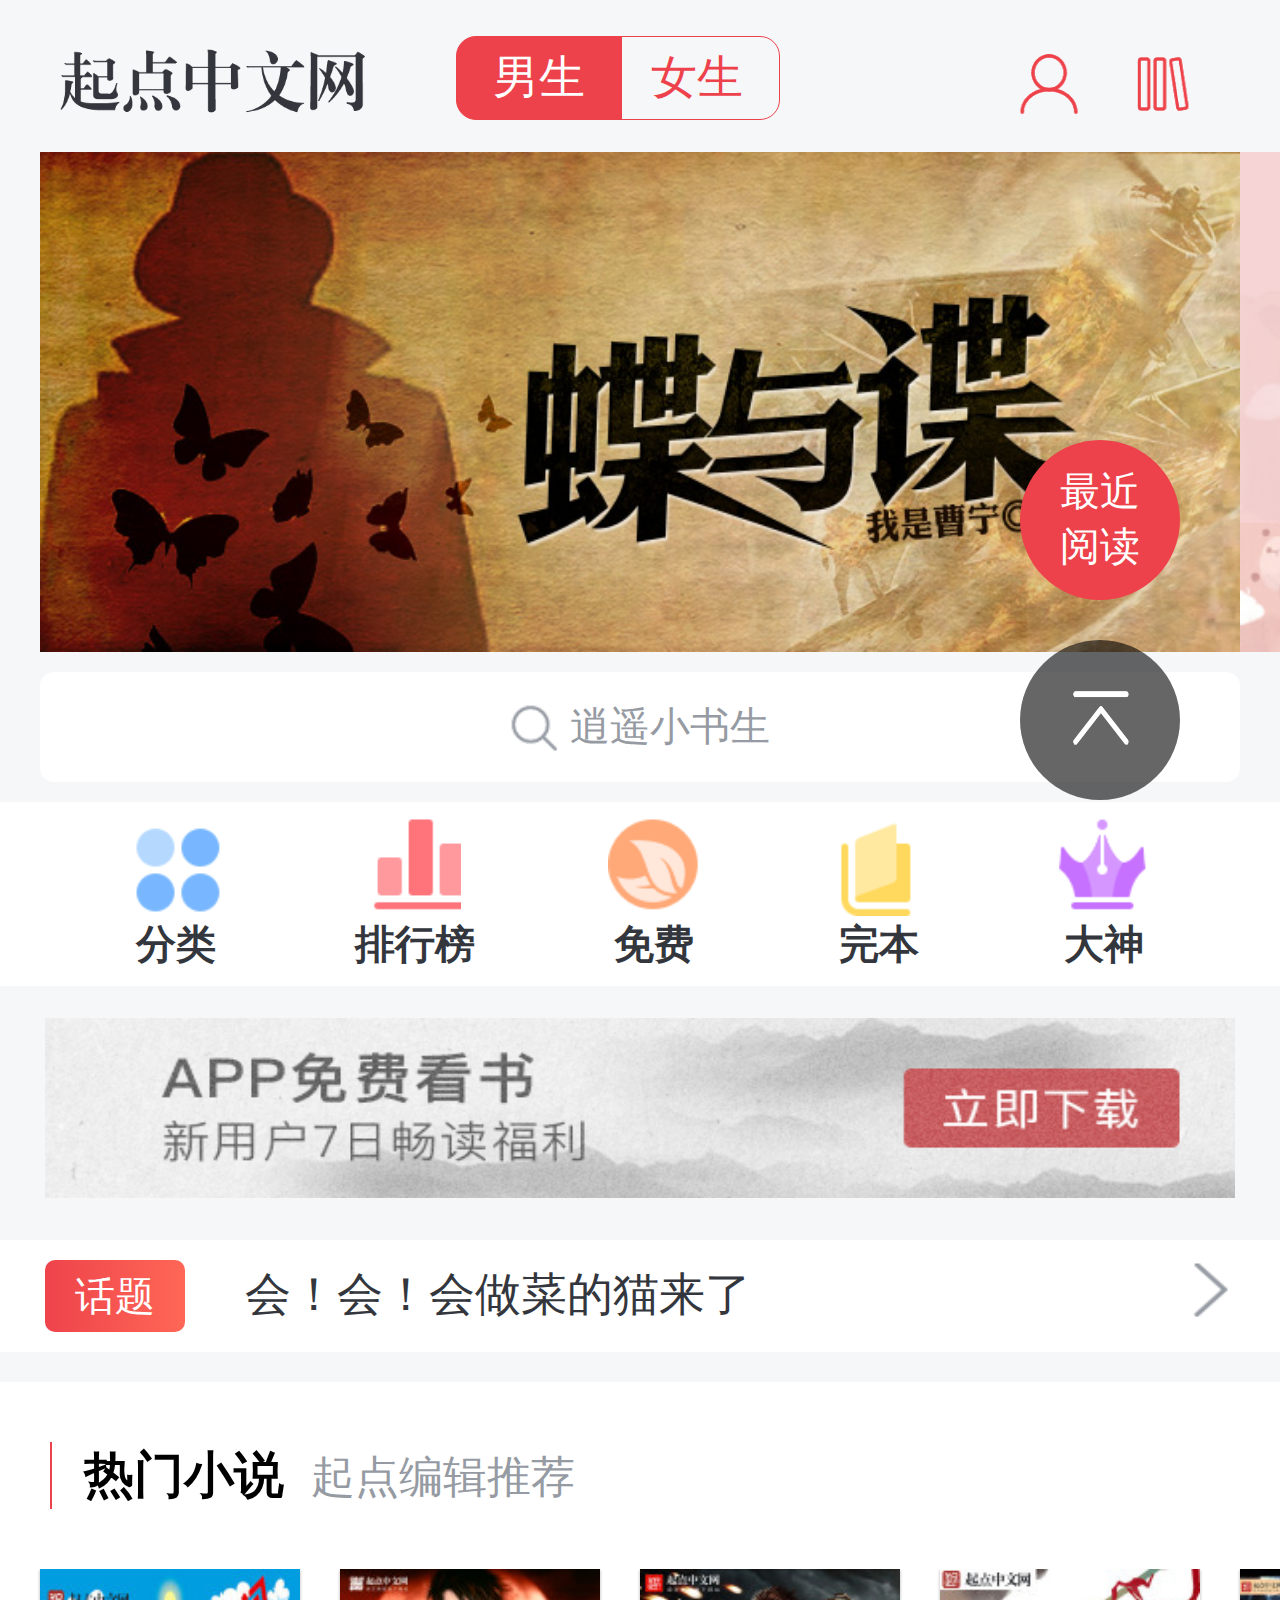
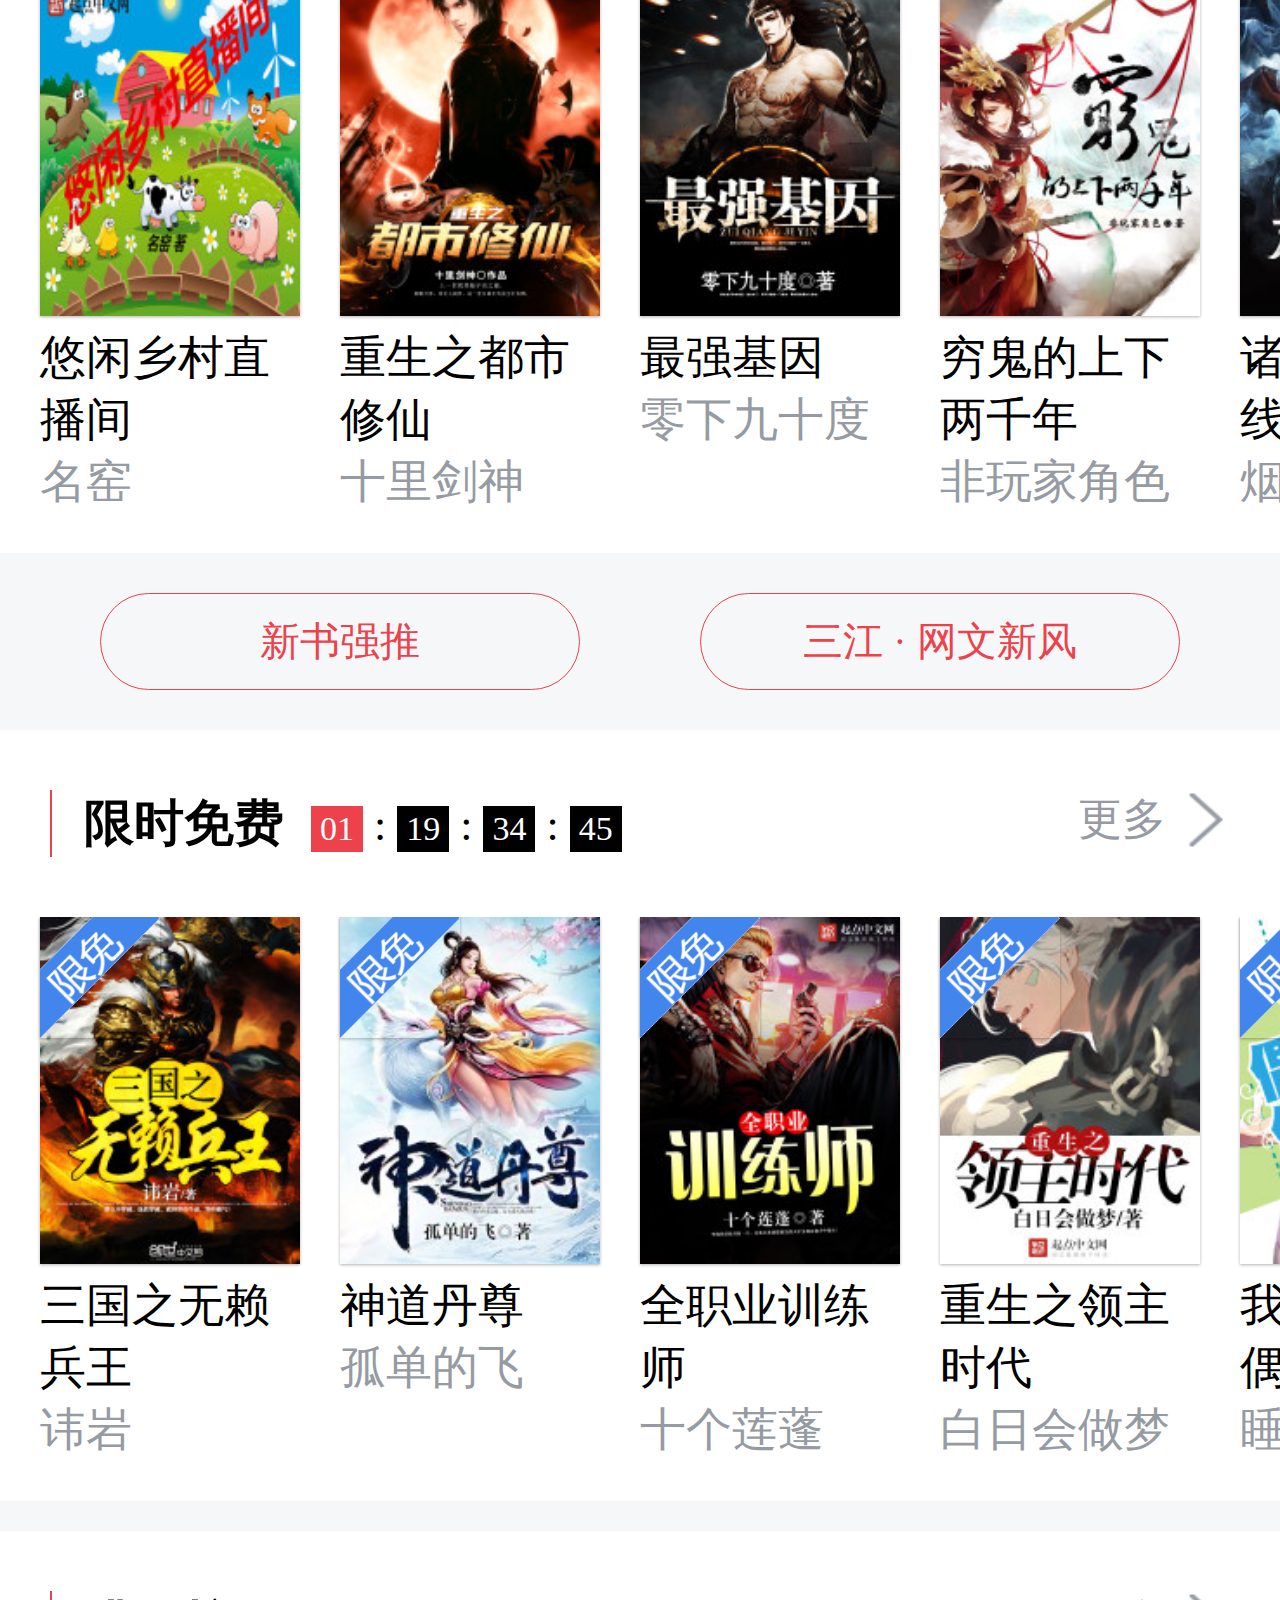
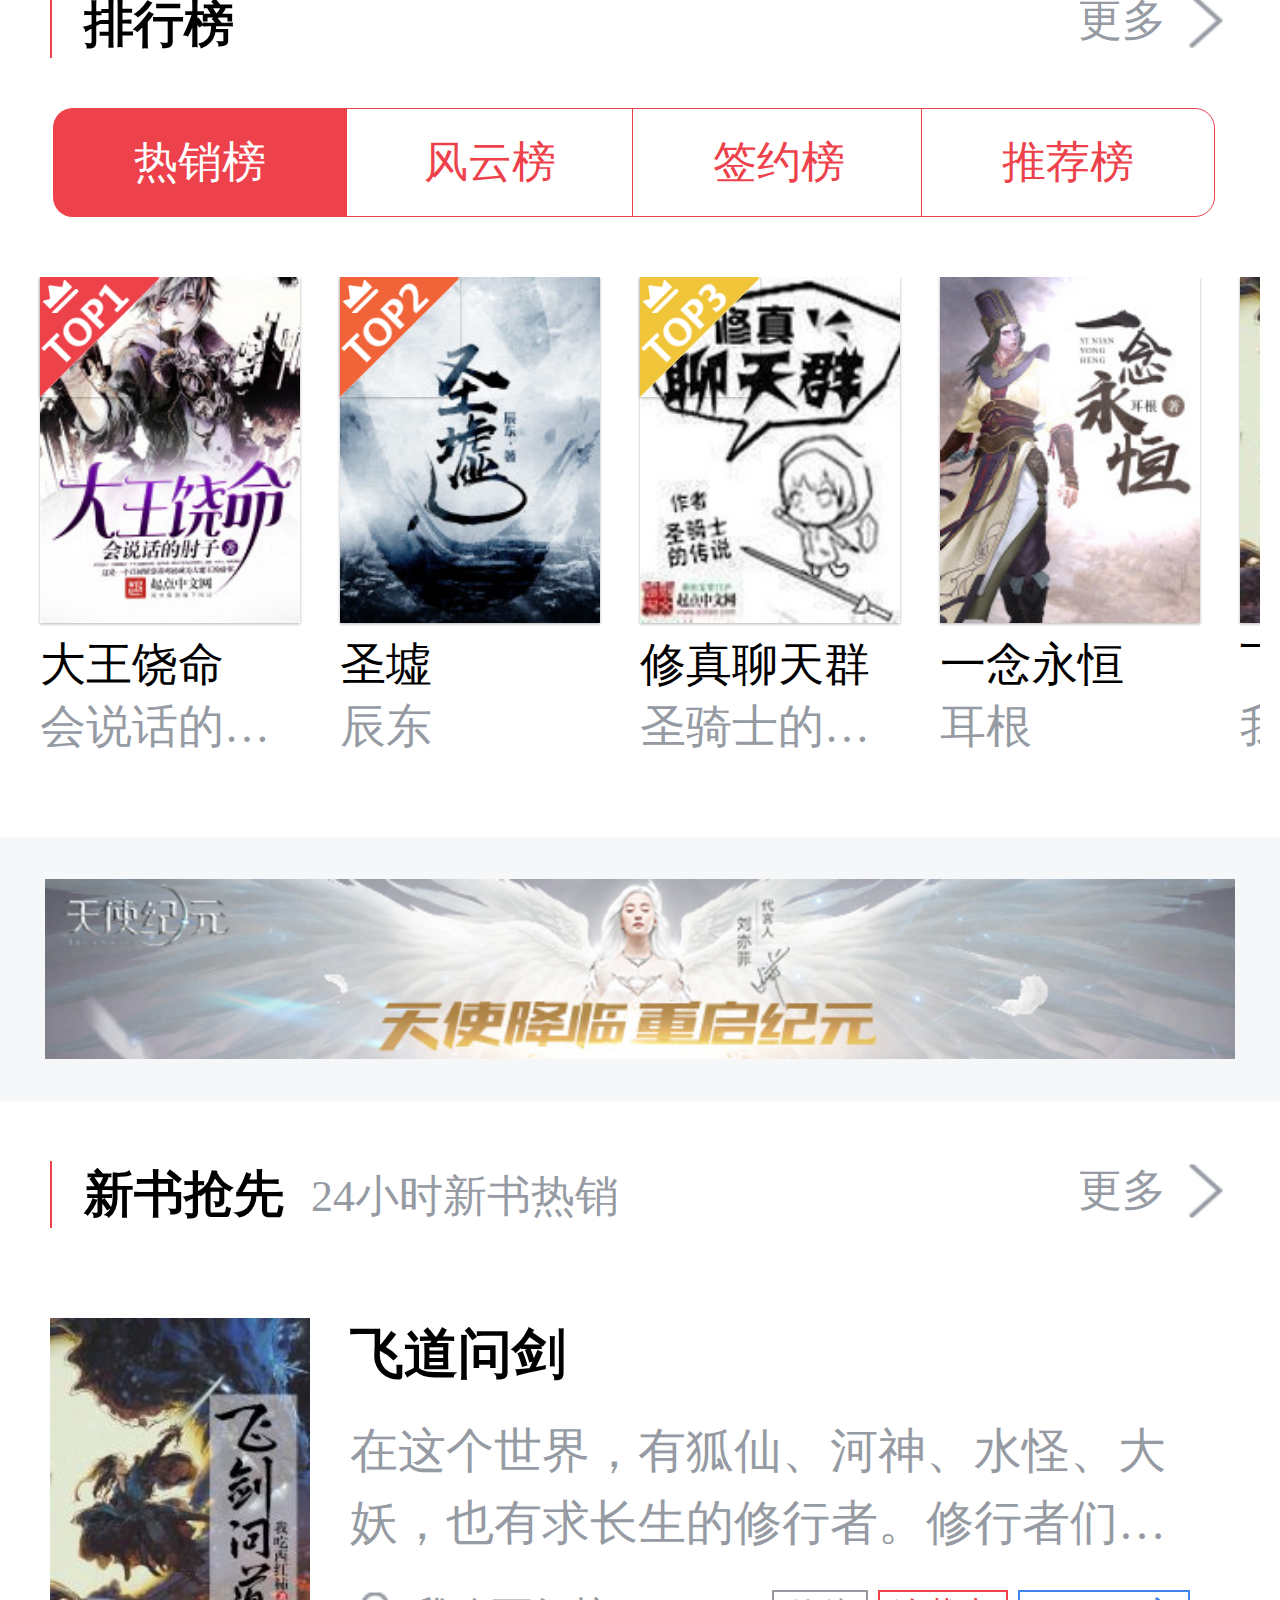
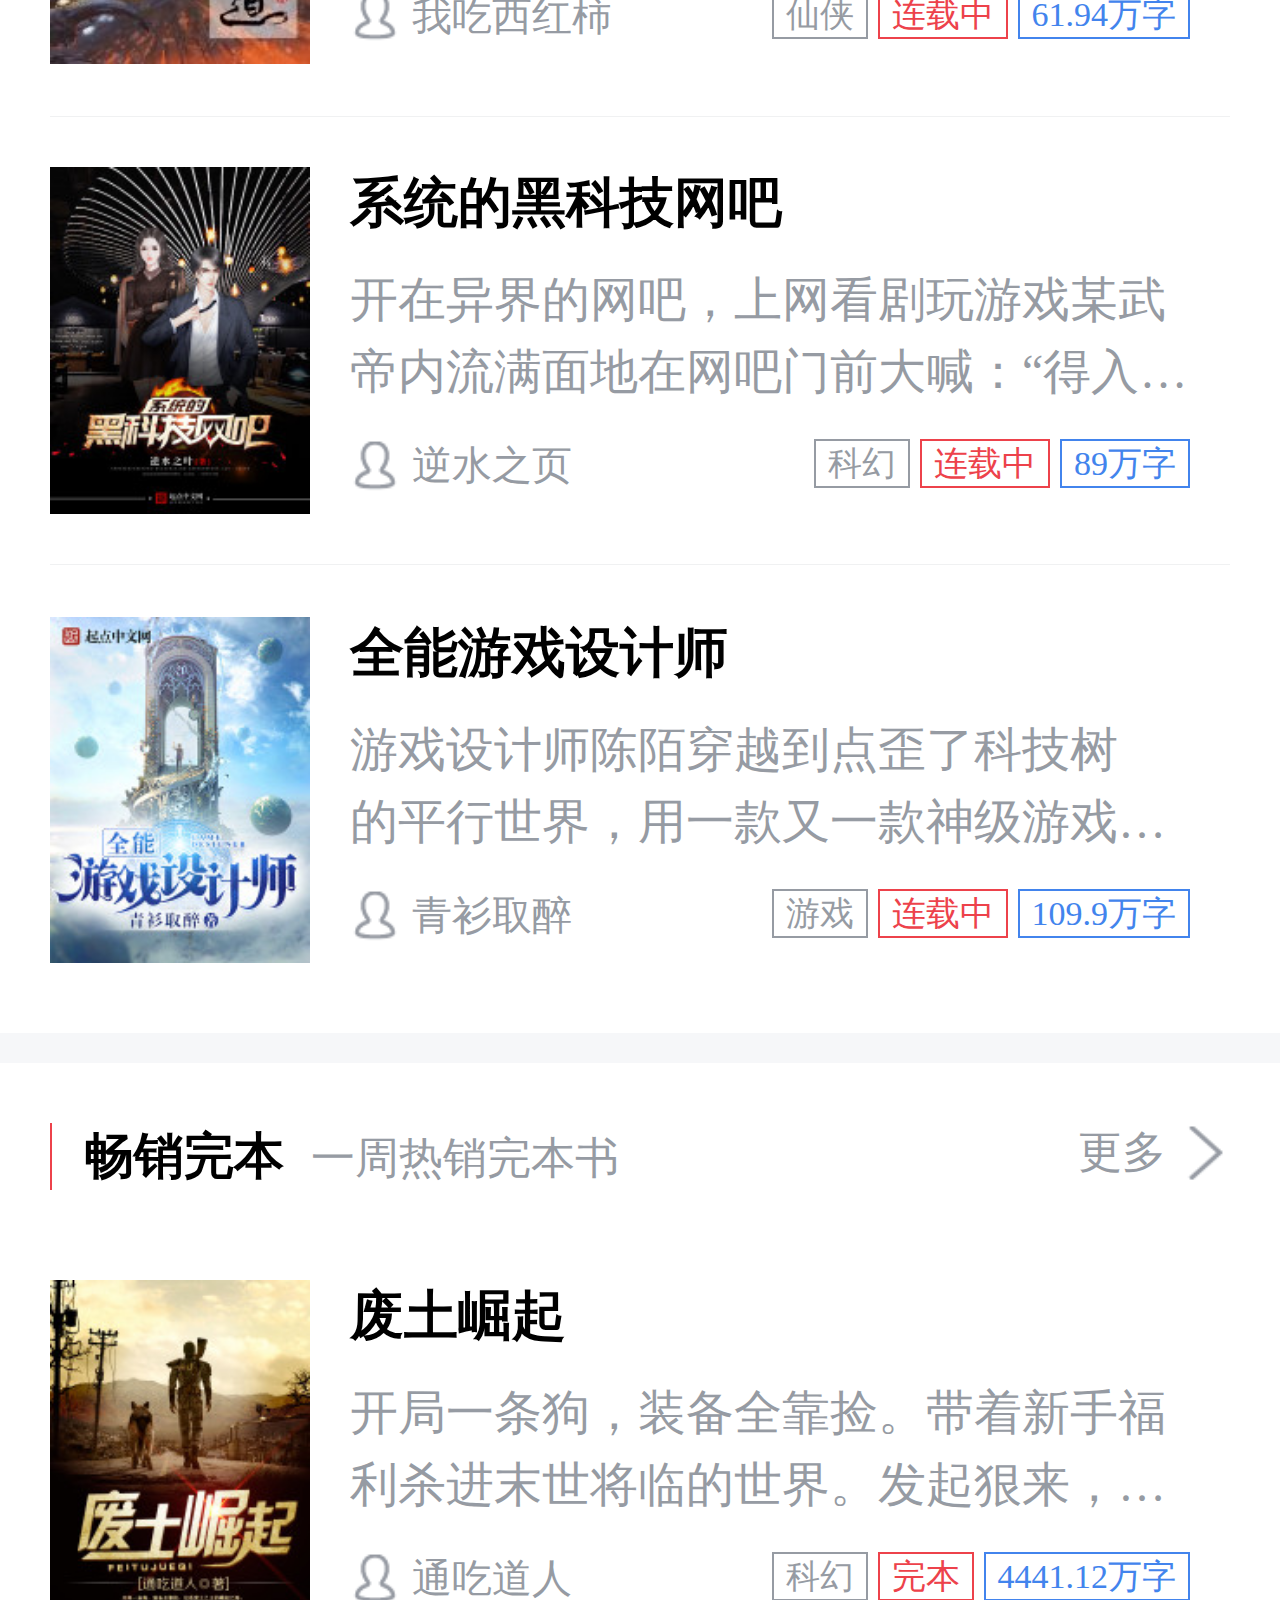
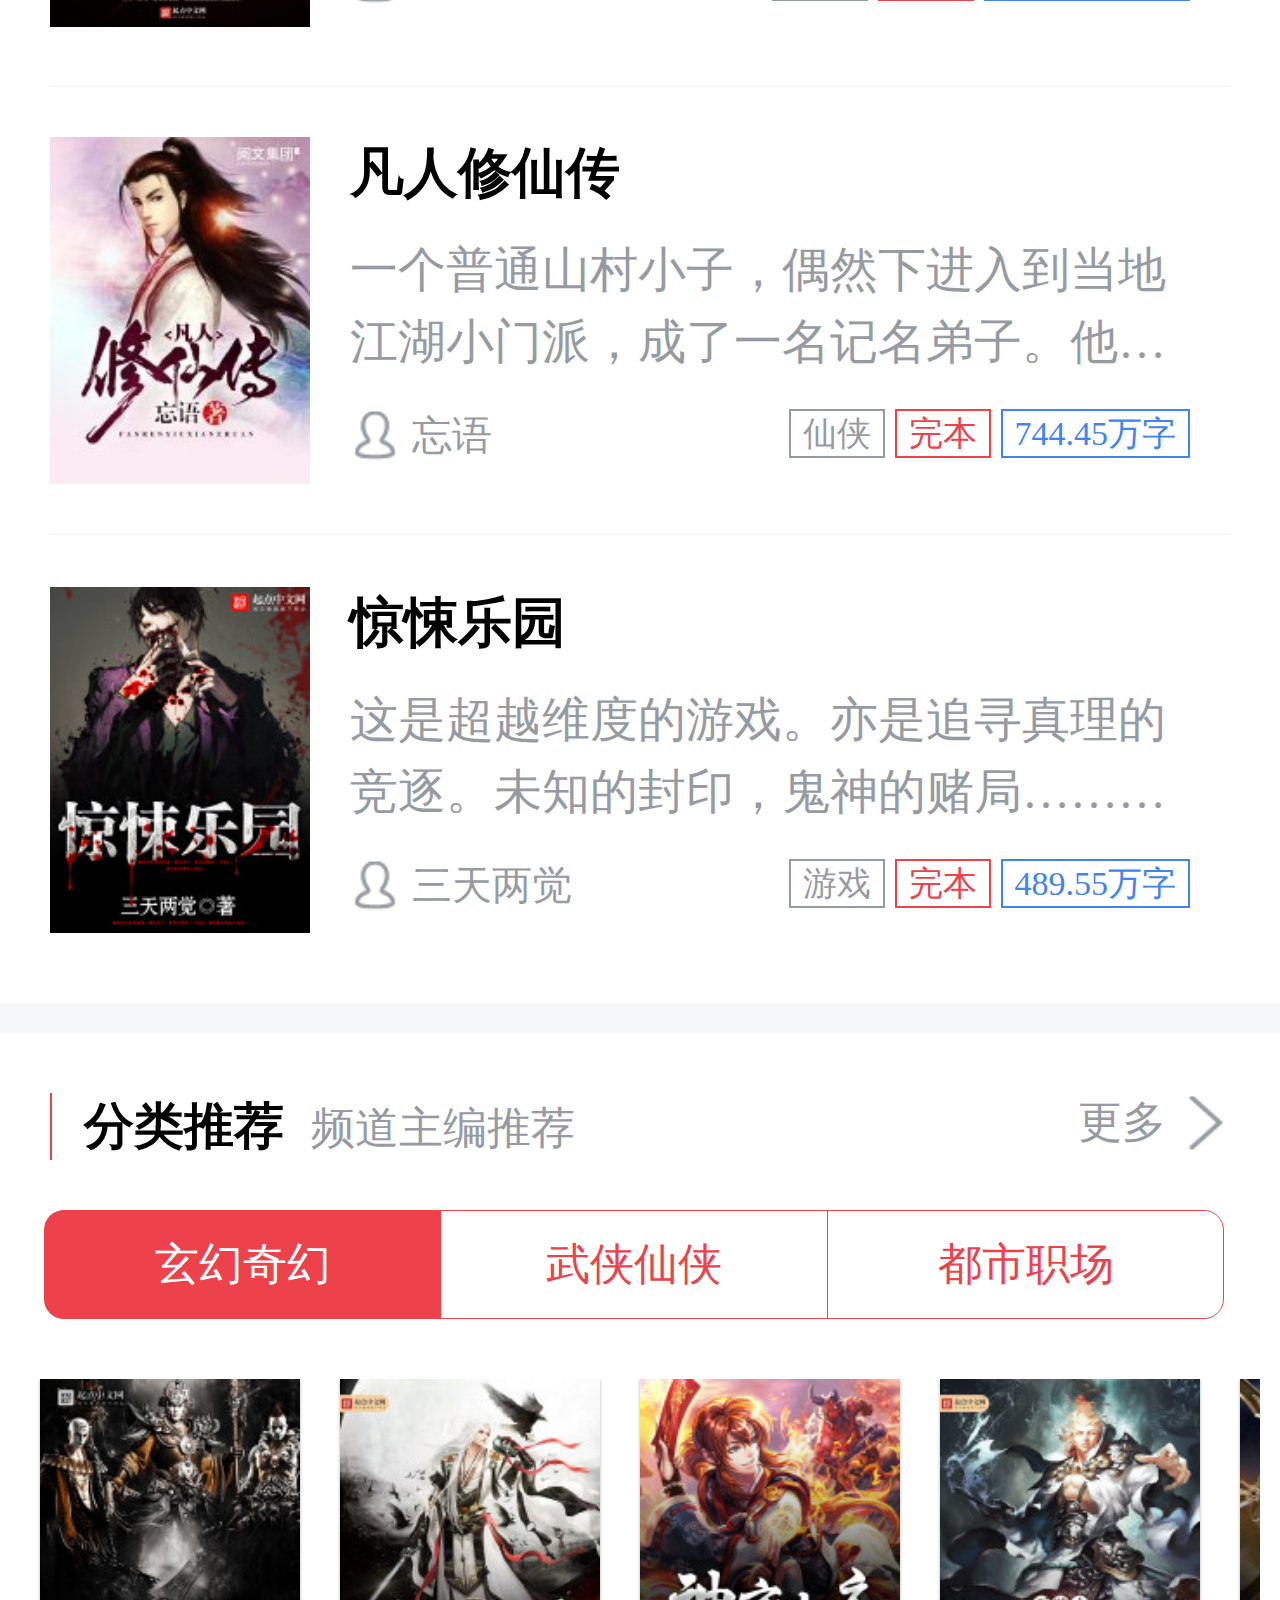
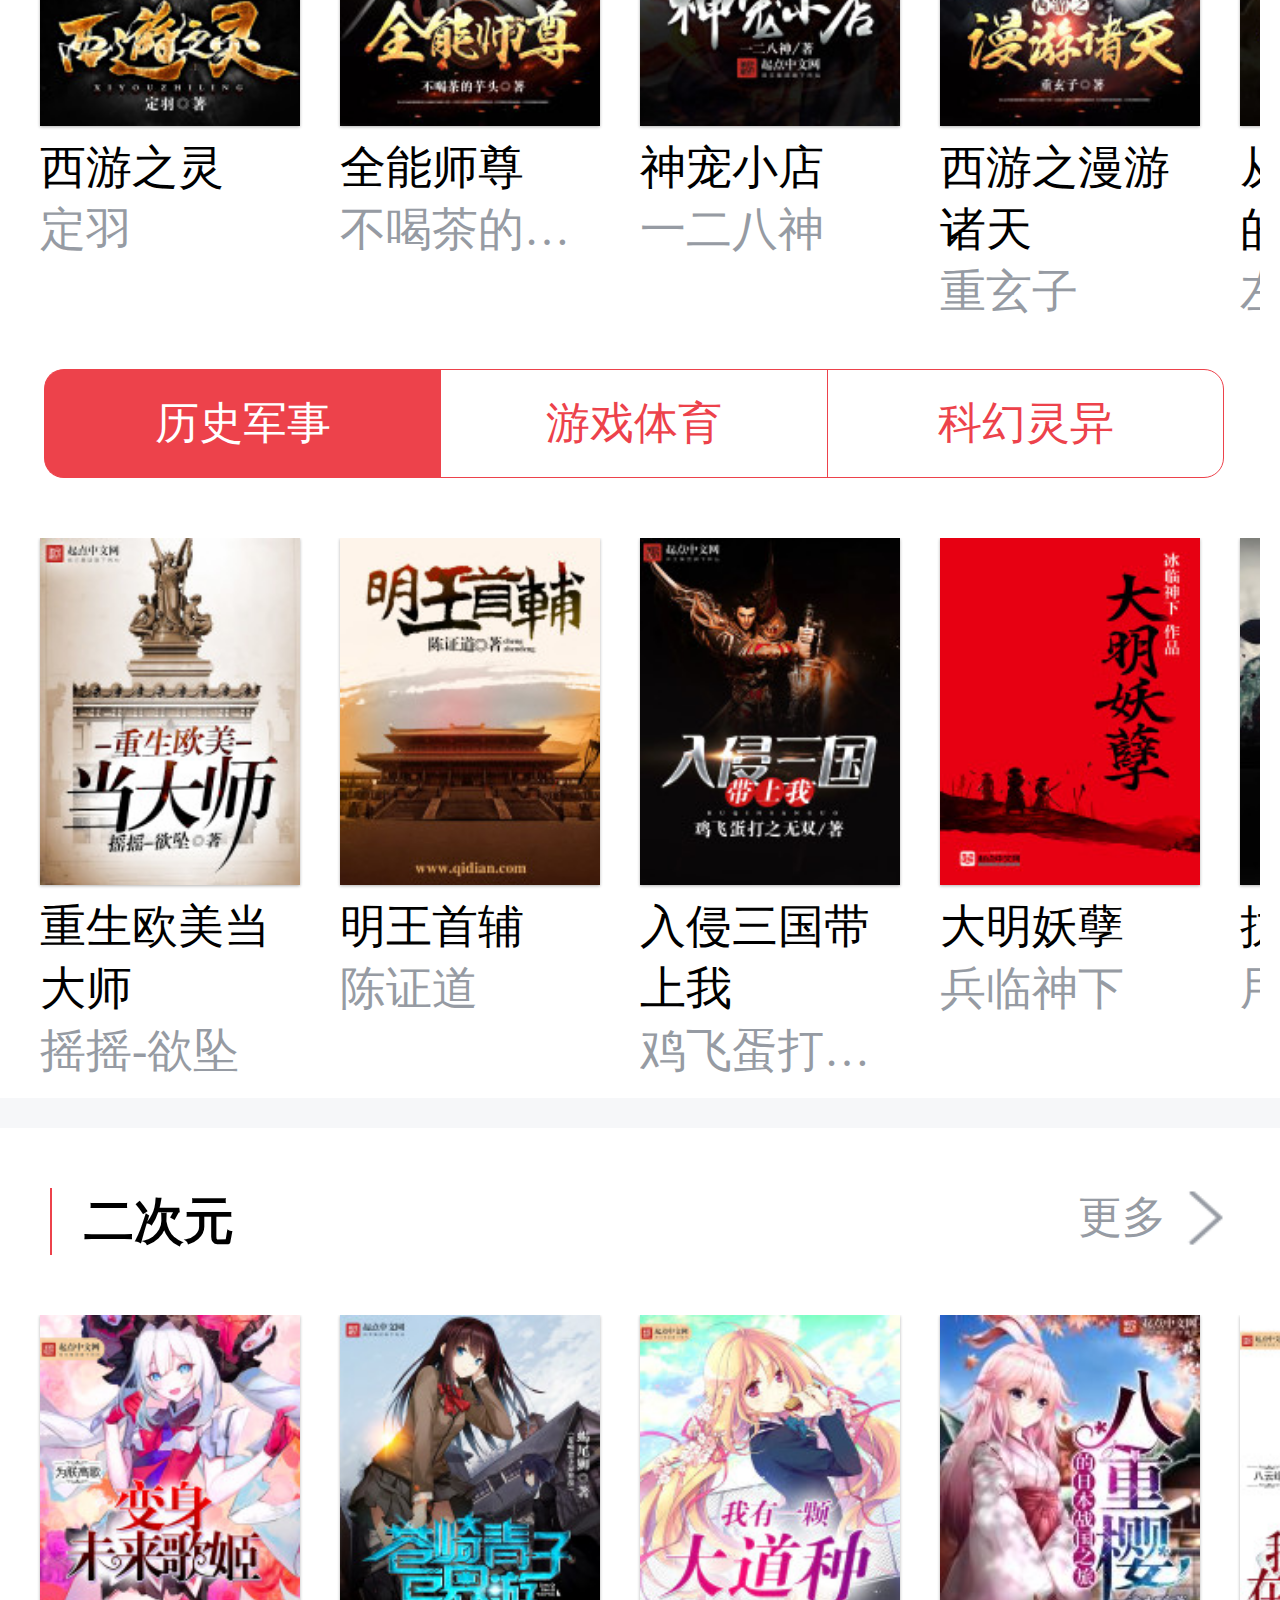
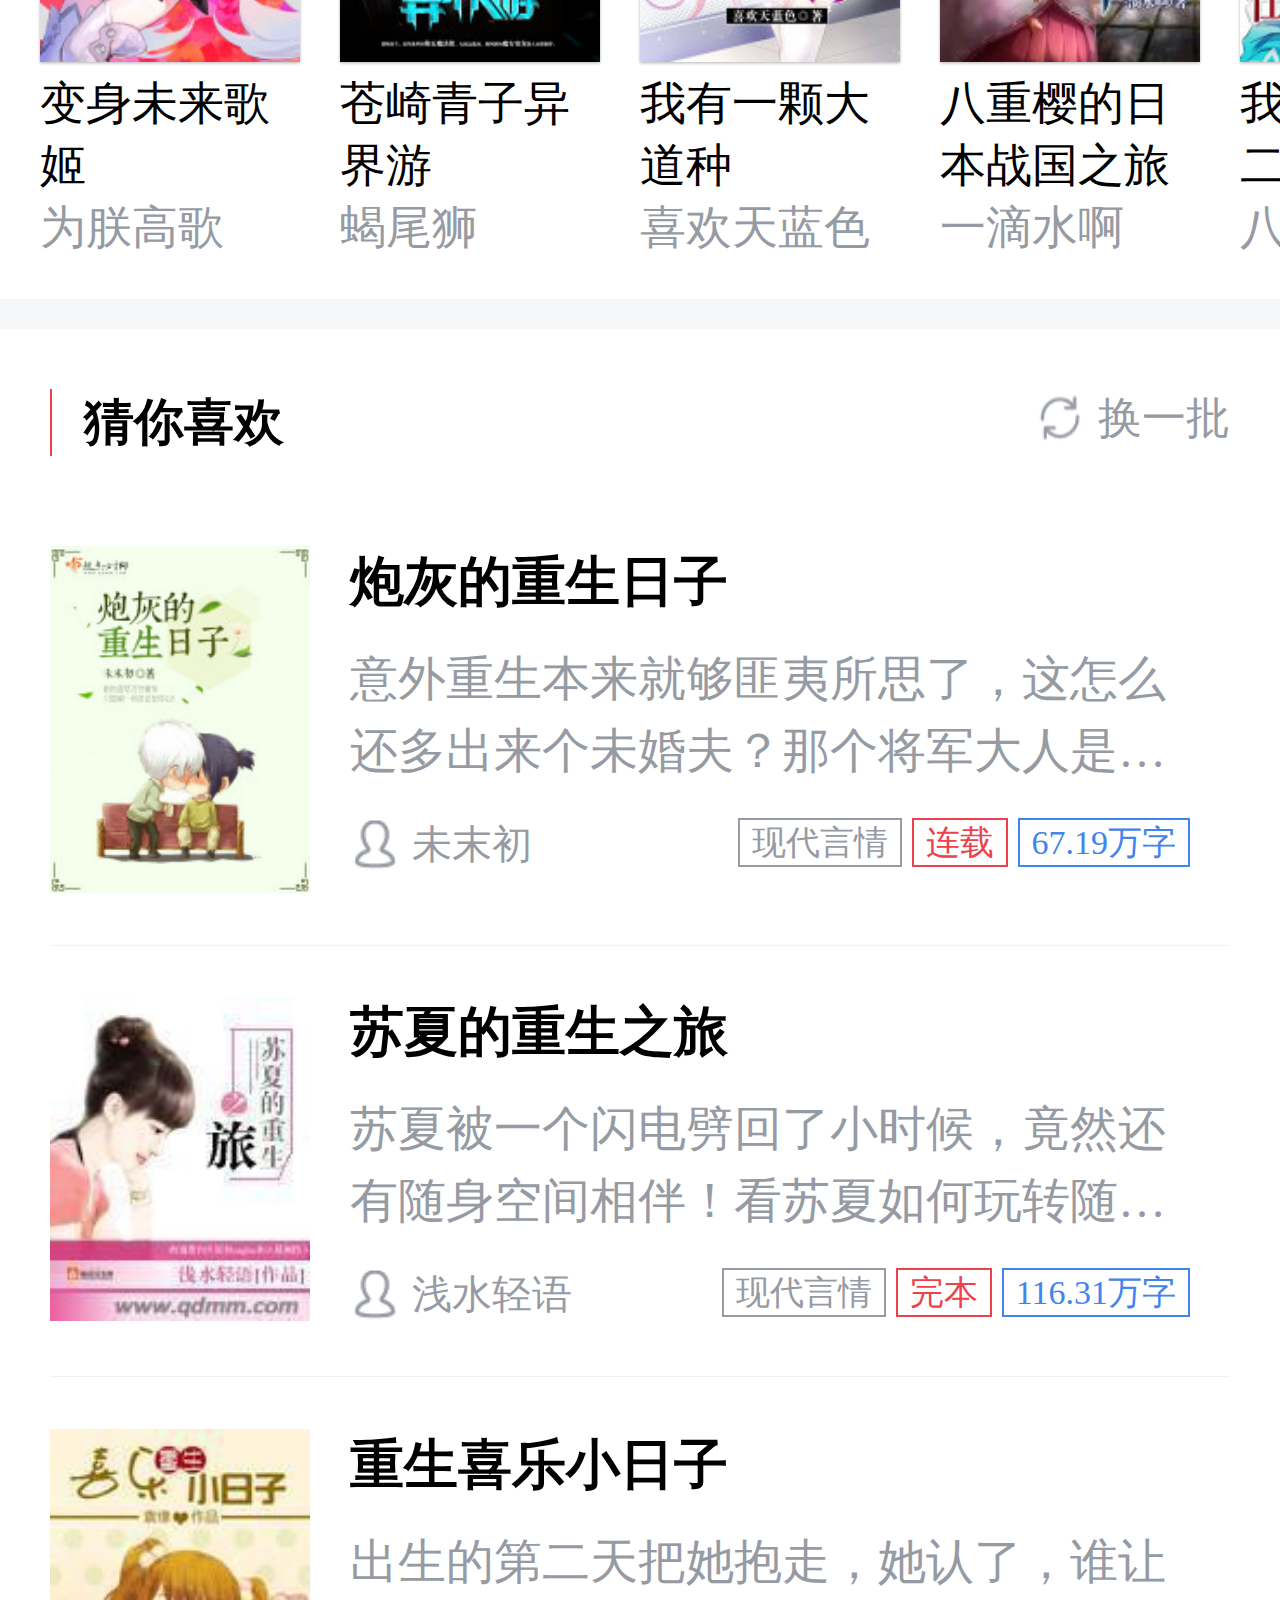
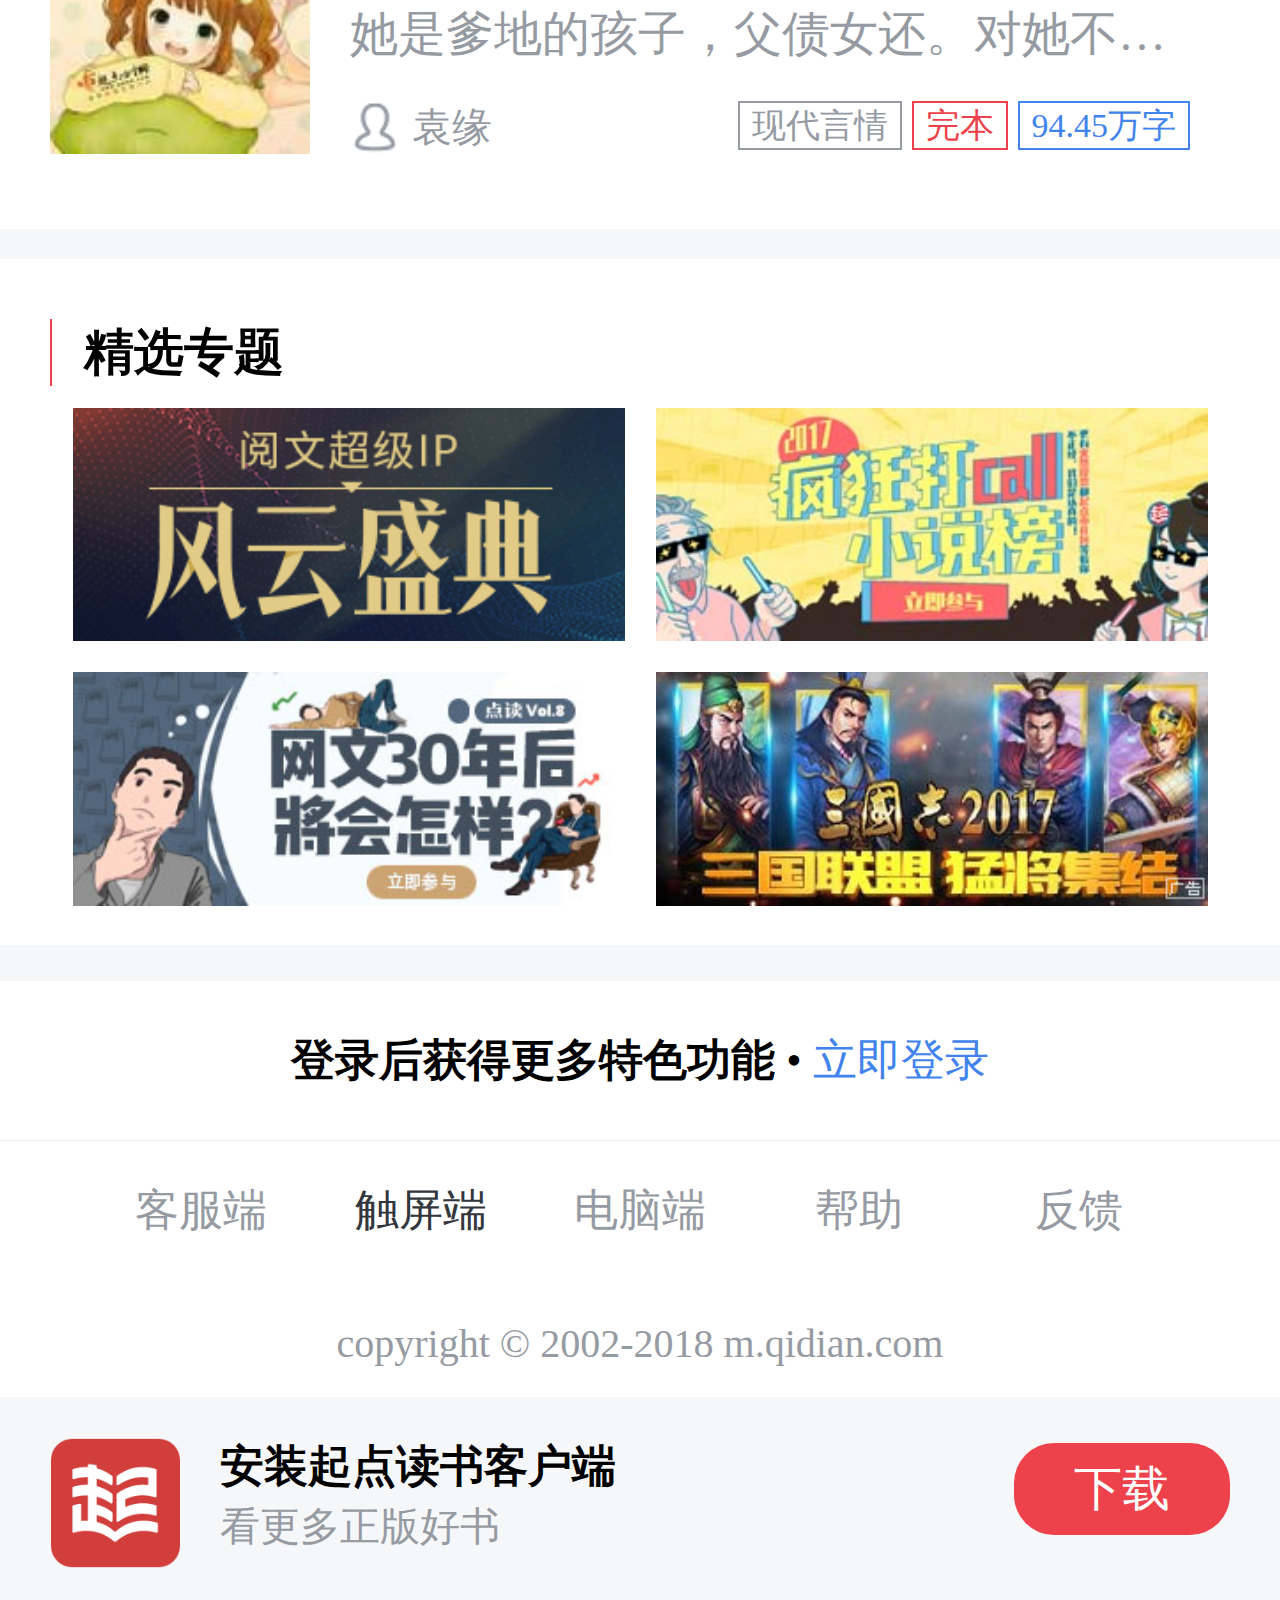
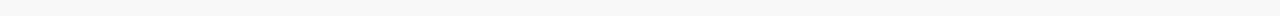
<file: index.html>
<!DOCTYPE html>
<html lang="en">
<head>
    <meta charset="UTF-8">
    <meta http-equiv="X-UA-Compatible" content="IE=edge,chrome=1">
    <title>起点中文网_阅文集团旗下网站</title>
    <meta name="description" content="">
    <meta name="keywords" content="">
    <meta name='viewport' content="width=device-width,initial-scale=1.0,user-scalable=no,
	      maximum-scale=1.0,
	      minimum-scale=1.0">
    <link rel="stylesheet" href="css/style.css">
    <link rel="stylesheet" href="css/main.min.css">
</head>
<body>
<div class="content" id="content">
    <!--头部-->
    <header id="header" class="clearfix">
        <a href="#" class="logo-a fl">
            <h1 class="logo" title="起点中文网">
                <img src="img/male/logo.png" alt="">
            </h1>
        </a>
        <div class="boy-gril fl">
            <a class="boy bg-red" href="">男生</a>
            <a class="gril" href="female.html">女生</a>
        </div>
        <div class="user-book fr">
            <a href="login.html" class="user"></a>
            <a href="" class="book"></a>
        </div>
    </header>
    <!--轮播-->
    <div class="banner" id="box">
        <ul class="clearfix">
            <li><a href=""><img src="img/male/banner_box01.jpg" alt=""></a></li>
            <li><a href=""><img src="img/male/banner_box02.jpg" alt=""></a></li>
            <li><a href=""><img src="img/male/banner_box03.jpg" alt=""></a></li>
            <li><a href=""><img src="img/male/banner_box04.jpg" alt=""></a></li>
        </ul>
    </div>
    <!--搜索-->
    <a href="javascript:" class="search-guide" id="openSearchPopup">
        <i class="sousuo"><img src="img/icon01.png" alt=""></i>
        <span style="font-size:0.2rem;">逍遥小书生</span>
    </a>
    <!--导航-->
    <nav>
        <a href="">
            <i class="icon-img nav-i-bg1"></i>
            <h4>分类</h4>
        </a>
        <a href="">
            <i class="icon-img"></i>
            <h4>排行榜</h4>
        </a>
        <a href="">
            <i class="icon-img nav-i-bg2"></i>
            <h4>免费</h4>
        </a>
        <a href="">
            <i class="icon-img nav-i-bg3"></i>
            <h4>完本</h4>
        </a>
        <a href="">
            <i class="icon-img nav-i-bg4"></i>
            <h4>大神</h4>
        </a>
    </nav>
    <!--banner-->
    <div class="banner-img">
        <a href=""><img src="img/banner.jpg" alt=""></a>
    </div>
    <!--module-->
    <div class="module">
        <a href="" class="topic-ad clearfix">
            <span class="topic-ad-left">话题</span><span class="module-txt">会！会！会做菜的猫来了</span>
            <span class="module-img"><img src="img/icon02.png" alt=""></span>
        </a>
    </div>
    <!--热门小说-->
    <div class="module">
        <div class="module-header">
            <h3>热门小说 </h3>
            <span>起点编辑推荐</span>
        </div>
        <div class="module-content">
            <ul class="slide-box">
                <li class="slide-item">
                    <a href="">
                        <img src="img/male/rmxs01.jpg" alt="">
                        <span>悠闲乡村直播间</span>
                        <p>名窑</p>
                    </a>
                </li>
                <li class="slide-item">
                    <a href="">
                        <img src="img/male/rmxs02.jpg" alt="">
                        <span>重生之都市修仙</span>
                        <p>十里剑神</p>
                    </a>
                </li>
                <li class="slide-item">
                    <a href="">
                        <img src="img/male/rmxs03.jpg" alt="">
                        <span>最强基因</span>
                        <p>零下九十度</p>
                    </a>
                </li>
                <li class="slide-item">
                    <a href="">
                        <img src="img/male/rmxs04.jpg" alt="">
                        <span>穷鬼的上下两千年</span>
                        <p>非玩家角色</p>
                    </a>
                </li>
                <li class="slide-item">
                    <a href="">
                        <img src="img/male/rmxs05.jpg" alt="">
                        <span>诸界末日在线</span>
                        <p>烟火成城</p>
                    </a>
                </li>
                <li class="slide-item">
                    <a href="">
                        <img src="img/male/rmxs06.jpg" alt="">
                        <span>凡人修仙传至仙界篇</span>
                        <p>忘语</p>
                    </a>
                </li>
                <li class="slide-item">
                    <a href="">
                        <img src="img/male/rmxs07.jpg" alt="">
                        <span>超级卡牌系统</span>
                        <p>黑乎乎的老头</p>
                    </a>
                </li>
            </ul>
        </div>
    </div>
    <div class="home-btn-line-x">
        <a href="">新书强推</a>
        <a href="">三江 · 网文新风</a>
    </div>
    <!--限时免费-->
    <div class="module">
        <div class="module-header">
            <h3>限时免费 </h3>
            <span>
                <a href="" class="time-red">01</a>
                <em>:</em>
                <a href="" class="time-black">19</a>
                <em>:</em>
                <a href="" id="timem" class="time-black">34</a>
                <em>:</em>
                <a href="" id="times" class="time-black">45</a>
            </span>
            <span class="module-img fr" style="margin-top:0;"><img src="img/icon02.png" alt=""></span>
            <span class="fr">更多</span>
        </div>
        <div class="module-content">
            <ul class="slide-box">
                <li class="slide-item">
                    <a href="" class="charge_box">
                        <img src="img/male/xsmf01.jpg" alt="">
                        <span>三国之无赖兵王</span>
                        <p>讳岩</p>
                        <em><img src="img/xianmian_icon.png" alt=""></em>
                    </a>
                </li>
                <li class="slide-item">
                    <a href="" class="charge_box">
                        <img src="img/male/xsmf02.jpg" alt="">
                        <span>神道丹尊</span>
                        <p>孤单的飞</p>
                        <em><img src="img/xianmian_icon.png" alt=""></em>
                    </a>
                </li>
                <li class="slide-item">
                    <a href="" class="charge_box">
                        <img src="img/male/xsmf03.jpg" alt="">
                        <span>全职业训练师</span>
                        <p>十个莲蓬</p>
                        <em><img src="img/xianmian_icon.png" alt=""></em>
                    </a>
                </li>
                <li class="slide-item">
                    <a href="" class="charge_box">
                        <img src="img/male/xsmf04.jpg" alt="">
                        <span>重生之领主时代</span>
                        <p>白日会做梦</p>
                        <em><img src="img/xianmian_icon.png" alt=""></em>
                    </a>
                </li>
                <li class="slide-item">
                    <a href="" class="charge_box">
                        <img src="img/male/xsmf05.jpg" alt="">
                        <span>我的老婆是偶像</span>
                        <p>睡醒的红龙</p>
                        <em><img src="img/xianmian_icon.png" alt=""></em>
                    </a>
                </li>
                <li class="slide-item">
                    <a href="" class="charge_box">
                        <img src="img/male/xsmf06.jpg" alt="">
                        <span>阎王重生</span>
                        <p>三士先生</p>
                        <em><img src="img/xianmian_icon.png" alt=""></em>
                    </a>
                </li>
                <li class="slide-item">
                    <a href="" class="charge_box">
                        <img src="img/male/xsmf07.jpg" alt="">
                        <span>大王饶命</span>
                        <p>会说话的肘子</p>
                        <em><img src="img/xianmian_icon.png" alt=""></em>
                    </a>
                </li>
            </ul>
        </div>
    </div>
    <!--排行榜-->
    <div class="module">
        <div class="module-header">
            <h3>排行榜 </h3>
            <span class="module-img fr" style="margin-top:0;"><img src="img/icon02.png" alt=""></span>
            <span class="fr">更多</span>
        </div>
        <div class="module-nav">
            <a href="javascript:;" class="borlenone borleft hover phb_nav">热销榜</a>
            <a href="javascript:" class="borlenone phb_nav">风云榜</a>
            <a href="javascript:" class="borlenone phb_nav">签约榜</a>
            <a href="javascript:" class="borright phb_nav">推荐榜</a>
        </div>
        <div class="module-content phb_content">
            <div class=" phb_box">
                <ul class="slide-box">
                <li class="slide-item">
                    <a href="" class="charge_box">
                        <img src="img/male/phb01.jpg" alt="">
                        <span>大王饶命</span>
                        <p>会说话的肘子</p>
                        <em><img src="img/phb_top1.png" alt=""></em>
                    </a>
                </li>
                <li class="slide-item">
                    <a href="" class="charge_box">
                        <img src="img/male/phb02.jpg" alt="">
                        <span>圣墟</span>
                        <p>辰东</p>
                        <em><img src="img/phb_top2.png" alt=""></em>
                    </a>
                </li>
                <li class="slide-item">
                    <a href="" class="charge_box">
                        <img src="img/male/phb03.jpg" alt="">
                        <span>修真聊天群</span>
                        <p>圣骑士的传说</p>
                        <em><img src="img/phb_top3.png" alt=""></em>
                    </a>
                </li>
                <li class="slide-item">
                    <a href="">
                        <img src="img/male/phb04.jpg" alt="">
                        <span>一念永恒</span>
                        <p>耳根</p>
                    </a>
                </li>
                <li class="slide-item">
                    <a href="">
                        <img src="img/male/phb05.jpg" alt="">
                        <span>飞剑问道</span>
                        <p>我吃西红柿</p>
                    </a>
                </li>
                <li class="slide-item">
                    <a href="">
                        <img src="img/male/phb06.jpg" alt="">
                        <span>天道图书馆</span>
                        <p>横扫天涯</p>
                    </a>
                </li>
                <li class="slide-item">
                    <a href="">
                        <img src="img/male/phb07.jpg" alt="">
                        <span>带着仓库到大明</span>
                        <p>迪巴拉爵士</p>
                    </a>
                </li>
                <li class="slide-item">
                    <a href="">
                        <img src="img/male/phb08.jpg" alt="">
                        <span>重生之都市修仙</span>
                        <p>十里剑神</p>
                    </a>
                </li>
                <li class="slide-item">
                    <a href="">
                        <img src="img/male/phb09.jpg" alt="">
                        <span>牧神记</span>
                        <p>宅猪</p>
                    </a>
                </li>
                <li class="slide-item">
                    <a href="">
                        <img src="img/male/phb10.jpg" alt="">
                        <span>超声机械师</span>
                        <p>齐佩甲</p>
                    </a>
                </li>
            </ul></div>
            <div class=" phb_box" style="display:none;">
                <ul class="slide-box">
                    <li class="slide-item">
                        <a href="" class="charge_box">
                            <img src="img/male/phb01.jpg" alt="">
                            <span>大王饶命</span>
                            <p>会说话的肘子</p>
                            <em><img src="img/phb_top1.png" alt=""></em>
                        </a>
                    </li>
                    <li class="slide-item">
                        <a href="" class="charge_box">
                            <img src="img/male/phb02.jpg" alt="">
                            <span>圣墟</span>
                            <p>辰东</p>
                            <em><img src="img/phb_top2.png" alt=""></em>
                        </a>
                    </li>
                    <li class="slide-item">
                        <a href="" class="charge_box">
                            <img src="img/male/phb03.jpg" alt="">
                            <span>修真聊天群</span>
                            <p>圣骑士的传说</p>
                            <em><img src="img/phb_top3.png" alt=""></em>
                        </a>
                    </li>
                    <li class="slide-item">
                        <a href="">
                            <img src="img/male/phb04.jpg" alt="">
                            <span>一念永恒</span>
                            <p>耳根</p>
                        </a>
                    </li>
                    <li class="slide-item">
                        <a href="">
                            <img src="img/male/phb05.jpg" alt="">
                            <span>飞剑问道</span>
                            <p>我吃西红柿</p>
                        </a>
                    </li>
                    <li class="slide-item">
                        <a href="">
                            <img src="img/male/phb06.jpg" alt="">
                            <span>天道图书馆</span>
                            <p>横扫天涯</p>
                        </a>
                    </li>
                    <li class="slide-item">
                        <a href="">
                            <img src="img/male/phb07.jpg" alt="">
                            <span>带着仓库到大明</span>
                            <p>迪巴拉爵士</p>
                        </a>
                    </li>
                    <li class="slide-item">
                        <a href="">
                            <img src="img/male/phb08.jpg" alt="">
                            <span>重生之都市修仙</span>
                            <p>十里剑神</p>
                        </a>
                    </li>
                    <li class="slide-item">
                        <a href="">
                            <img src="img/male/phb09.jpg" alt="">
                            <span>牧神记</span>
                            <p>宅猪</p>
                        </a>
                    </li>
                    <li class="slide-item">
                        <a href="">
                            <img src="img/male/phb10.jpg" alt="">
                            <span>超声机械师</span>
                            <p>齐佩甲</p>
                        </a>
                    </li>
                </ul>

            </div>
            <div class=" phb_box" style="display:none;">
                <ul class="slide-box">
                    <li class="slide-item">
                        <a href="" class="charge_box">
                            <img src="img/male/phb01.jpg" alt="">
                            <span>大王饶命</span>
                            <p>会说话的肘子</p>
                            <em><img src="img/phb_top1.png" alt=""></em>
                        </a>
                    </li>
                    <li class="slide-item">
                        <a href="" class="charge_box">
                            <img src="img/male/phb02.jpg" alt="">
                            <span>圣墟</span>
                            <p>辰东</p>
                            <em><img src="img/phb_top2.png" alt=""></em>
                        </a>
                    </li>
                    <li class="slide-item">
                        <a href="" class="charge_box">
                            <img src="img/male/phb03.jpg" alt="">
                            <span>修真聊天群</span>
                            <p>圣骑士的传说</p>
                            <em><img src="img/phb_top3.png" alt=""></em>
                        </a>
                    </li>
                    <li class="slide-item">
                        <a href="">
                            <img src="img/male/phb04.jpg" alt="">
                            <span>一念永恒</span>
                            <p>耳根</p>
                        </a>
                    </li>
                    <li class="slide-item">
                        <a href="">
                            <img src="img/male/phb05.jpg" alt="">
                            <span>飞剑问道</span>
                            <p>我吃西红柿</p>
                        </a>
                    </li>
                    <li class="slide-item">
                        <a href="">
                            <img src="img/male/phb06.jpg" alt="">
                            <span>天道图书馆</span>
                            <p>横扫天涯</p>
                        </a>
                    </li>
                    <li class="slide-item">
                        <a href="">
                            <img src="img/male/phb07.jpg" alt="">
                            <span>带着仓库到大明</span>
                            <p>迪巴拉爵士</p>
                        </a>
                    </li>
                    <li class="slide-item">
                        <a href="">
                            <img src="img/male/phb08.jpg" alt="">
                            <span>重生之都市修仙</span>
                            <p>十里剑神</p>
                        </a>
                    </li>
                    <li class="slide-item">
                        <a href="">
                            <img src="img/male/phb09.jpg" alt="">
                            <span>牧神记</span>
                            <p>宅猪</p>
                        </a>
                    </li>
                    <li class="slide-item">
                        <a href="">
                            <img src="img/male/phb10.jpg" alt="">
                            <span>超声机械师</span>
                            <p>齐佩甲</p>
                        </a>
                    </li>
                </ul>
            </div>
            <div class=" phb_box" style="display:none;">
                <ul class="slide-box">
                <li class="slide-item">
                    <a href="" class="charge_box">
                        <img src="img/male/phb01.jpg" alt="">
                        <span>大王饶命</span>
                        <p>会说话的肘子</p>
                        <em><img src="img/phb_top1.png" alt=""></em>
                    </a>
                </li>
                <li class="slide-item">
                    <a href="" class="charge_box">
                        <img src="img/male/phb02.jpg" alt="">
                        <span>圣墟</span>
                        <p>辰东</p>
                        <em><img src="img/phb_top2.png" alt=""></em>
                    </a>
                </li>
                <li class="slide-item">
                    <a href="" class="charge_box">
                        <img src="img/male/phb03.jpg" alt="">
                        <span>修真聊天群</span>
                        <p>圣骑士的传说</p>
                        <em><img src="img/phb_top3.png" alt=""></em>
                    </a>
                </li>
                <li class="slide-item">
                    <a href="">
                        <img src="img/male/phb04.jpg" alt="">
                        <span>一念永恒</span>
                        <p>耳根</p>
                    </a>
                </li>
                <li class="slide-item">
                    <a href="">
                        <img src="img/male/phb05.jpg" alt="">
                        <span>飞剑问道</span>
                        <p>我吃西红柿</p>
                    </a>
                </li>
                <li class="slide-item">
                    <a href="">
                        <img src="img/male/phb06.jpg" alt="">
                        <span>天道图书馆</span>
                        <p>横扫天涯</p>
                    </a>
                </li>
                <li class="slide-item">
                    <a href="">
                        <img src="img/male/phb07.jpg" alt="">
                        <span>带着仓库到大明</span>
                        <p>迪巴拉爵士</p>
                    </a>
                </li>
                <li class="slide-item">
                    <a href="">
                        <img src="img/male/phb08.jpg" alt="">
                        <span>重生之都市修仙</span>
                        <p>十里剑神</p>
                    </a>
                </li>
                <li class="slide-item">
                    <a href="">
                        <img src="img/male/phb09.jpg" alt="">
                        <span>牧神记</span>
                        <p>宅猪</p>
                    </a>
                </li>
                <li class="slide-item">
                    <a href="">
                        <img src="img/male/phb10.jpg" alt="">
                        <span>超声机械师</span>
                        <p>齐佩甲</p>
                    </a>
                </li>
            </ul></div>
        </div>
    </div>
    <!--banenr 02-->
    <div class="banner-img">
        <a href=""><img src="img/banner02.jpg" alt=""></a>
    </div>
    <!--新书抢先-->
    <div class="module">
        <div class="module-header">
            <h3>新书抢先 </h3>
            <span>24小时新书热销</span>
            <span class="module-img fr" style="margin-top:0;"><img src="img/icon02.png" alt=""></span>
            <span class="fr fz18">更多</span>
        </div>
        <ol>
            <li class="module-content">
                <a href="" class="book-content clearfix">
                    <div class="fl book-box">
                        <img src="img/male/phb05.jpg" class="book-img fl" alt="">
                    </div>
                    <div class="book-txt fl">
                        <h4>飞道问剑</h4>
                        <p>在这个世界，有狐仙、河神、水怪、大<br/>妖，也有求长生的修行者。修行者们，开法眼，可看妖魔鬼怪。炼一口飞剑，可千里杀敌。千里眼、顺风耳，更可探查四方。……秦府二公子‘秦云’，便是一位修行者……
                        </p>
                        <div class="book-meta clearfix">
                            <div class="fl">
                                <i><img src="img/icon03.png" alt=""></i>
                                <span class="ml10">我吃西红柿</span>
                            </div>
                            <div class="fr">
                            <span>
                                <em class="tag-small gray">仙侠</em>
                                <em class="tag-small red">连载中</em>
                                <em class="tag-small blue">61.94万字</em>
                            </span>
                            </div>
                        </div>
                    </div>
                </a>
            </li>
            <li class="module-content matop_none">
                <a href="" class="book-content clearfix new_border">
                    <div class="fl book-box">
                        <img src="img/male/xsqx02.jpg" class="book-img fl" alt="">
                    </div>
                    <div class="book-txt fl">
                        <h4>系统的黑科技网吧</h4>
                        <p>开在异界的网吧，上网看剧玩游戏某武<br>帝内流满面地在网吧门前大喊：“得入暴雪门，无悔游戏生啊！”某仙子玩完《仙剑奇侠传》在网吧门前哭得稀里哗啦！什么你跟我说异界人没有情怀？方老板默默地掏出了他从《诛仙》中学到的神剑御雷真诀……不够？我这还有部《西游记》你看不看？方老板：请多一份关爱，让生活在水深火热中的异界人也能像我们一样点上一包辣条，泡上一桶泡面，坐在电脑前，安心看剧打游戏，这个世界因你而美好日常欢乐向开店文群号：138565853VIP群：324672138（需全订截图）
                        </p>
                        <div class="book-meta clearfix">
                            <div class="fl">
                                <i><img src="img/icon03.png" alt=""></i>
                                <span class="ml10">逆水之页</span>
                            </div>
                            <div class="fr">
                            <span>
                                <em class="tag-small gray">科幻</em>
                                <em class="tag-small red">连载中</em>
                                <em class="tag-small blue">89万字</em>
                            </span>
                            </div>
                        </div>
                    </div>
                </a>
            </li>
            <li class="module-content matop_none">
                <a href="" class="book-content clearfix">
                    <div class="fl book-box">
                        <img src="img/male/xsqx03.jpg" class="book-img fl" alt="">
                    </div>
                    <div class="book-txt fl">
                        <h4>全能游戏设计师</h4>
                        <p>游戏设计师陈陌穿越到点歪了科技树<br>的平行世界，用一款又一款神级游戏颠覆游戏圈的故事。“就以这个时代的游戏设计理念而言，不把整个游戏行业吊起来打那我真是枉受国产免费游戏洗礼了。”——陈陌。书友群：558067640VIP群：157856787（进群需全订截图）
                        </p>
                        <div class="book-meta clearfix">
                            <div class="fl">
                                <i><img src="img/icon03.png" alt=""></i>
                                <span class="ml10">青衫取醉</span>
                            </div>
                            <div class="fr">
                            <span>
                                <em class="tag-small gray">游戏</em>
                                <em class="tag-small red">连载中</em>
                                <em class="tag-small blue">109.9万字</em>
                            </span>
                            </div>
                        </div>
                    </div>
                </a>
            </li>
        </ol>
    </div>
    <!--畅销完本-->
    <div class="module">
        <div class="module-header">
            <h3>畅销完本 </h3>
            <span>一周热销完本书</span>
            <span class="module-img fr" style="margin-top:0;"><img src="img/icon02.png" alt=""></span>
            <span class="fr fz18">更多</span>
        </div>
        <ol>
            <li class="module-content">
                <a href="" class="book-content clearfix">
                    <div class="fl book-box">
                        <img src="img/male/wb01.jpg" class="book-img" alt="">
                    </div>
                    <div class="book-txt fl">
                        <h4>废土崛起</h4>
                        <p>开局一条狗，装备全靠捡。带着新手福<br>利杀进末世将临的世界。发起狠来，核弹都朝自己头上砸！这是废土之王的崛起之路。验证群：669035131。</p>
                        <div class="book-meta clearfix">
                            <div class="fl">
                                <i><img src="img/icon03.png" alt=""></i>
                                <span class="ml10">通吃道人</span>
                            </div>
                            <div class="fr">
                            <span>
                                <em class="tag-small gray">科幻</em>
                                <em class="tag-small red">完本</em>
                                <em class="tag-small blue">4441.12万字</em>
                            </span>
                            </div>
                        </div>
                    </div>
                </a>
            </li>
            <li class="module-content matop_none">
                <a href="" class="book-content clearfix new_border">
                    <div class="fl book-box">
                        <img src="img/male/wb02.jpg" class="book-img fl" alt="">
                    </div>
                    <div class="book-txt fl">
                        <h4>凡人修仙传</h4>
                        <p>一个普通山村小子，偶然下进入到当地<br>江湖小门派，成了一名记名弟子。他以这样身份，如何在门派中立足,如何以平庸的资质进入到修仙者的行列，从而笑傲三界之中！续篇《凡人修仙之仙界篇》已经在
                        </p>
                        <div class="book-meta clearfix">
                            <div class="fl">
                                <i><img src="img/icon03.png" alt=""></i>
                                <span class="ml10">忘语</span>
                            </div>
                            <div class="fr">
                            <span>
                                <em class="tag-small gray">仙侠</em>
                                <em class="tag-small red">完本</em>
                                <em class="tag-small blue">744.45万字</em>
                            </span>
                            </div>
                        </div>
                    </div>
                </a>
            </li>
            <li class="module-content matop_none">
                <a href="" class="book-content clearfix">
                    <div class="fl book-box">
                        <img src="img/male/wb03.jpg" class="book-img fl" alt="">
                    </div>
                    <div class="book-txt fl">
                        <h4>惊悚乐园</h4>
                        <p>这是超越维度的游戏。亦是追寻真理的<br>竞逐。未知的封印，鬼神的赌局……数据的抗争，人类的救赎……在那个连接着现实的虚拟世界——意识决定我们，意识选择我们，意识决定了我们的意识。现在，丢
                        </p>
                        <div class="book-meta clearfix">
                            <div class="fl">
                                <i><img src="img/icon03.png" alt=""></i>
                                <span class="ml10">三天两觉</span>
                            </div>
                            <div class="fr">
                            <span>
                                <em class="tag-small gray">游戏</em>
                                <em class="tag-small red">完本</em>
                                <em class="tag-small blue">489.55万字</em>
                            </span>
                            </div>
                        </div>
                    </div>
                </a>
            </li>
        </ol>
    </div>
    <!--分类推荐-->
    <div class="module">
        <div class="module-header">
            <h3>分类推荐 </h3>
            <span>频道主编推荐</span>
            <span class="module-img fr" style="margin-top:0;"><img src="img/icon02.png" alt=""></span>
            <span class="fr">更多</span>
        </div>
        <div class="module-nav">
            <a href="javascript:" class="borlenone borleft hover w30 fltj_nav1">玄幻奇幻</a>
            <a href="javascript:" class="borlenone w30 fltj_nav1">武侠仙侠</a>
            <a href="javascript:" class="borright w30 fltj_nav1">都市职场</a>
        </div>
        <div class="module-content fltj_content1">
            <div class="fltj_box1">
                <ul class="slide-box">
                    <li class="slide-item">
                        <a href="">
                            <img src="img/male/fltj01.jpg" alt="">
                            <span>西游之灵</span>
                            <p>定羽</p>
                        </a>
                    </li>
                    <li class="slide-item">
                        <a href="">
                            <img src="img/male/fltj02.jpg" alt="">
                            <span>全能师尊</span>
                            <p>不喝茶的芋头</p>
                        </a>
                    </li>
                    <li class="slide-item">
                        <a href="">
                            <img src="img/male/fltj03.jpg" alt="">
                            <span>神宠小店</span>
                            <p>一二八神</p>
                        </a>
                    </li>
                    <li class="slide-item">
                        <a href="">
                            <img src="img/male/fltj04.jpg" alt="">
                            <span>西游之漫游诸天</span>
                            <p>重玄子</p>
                        </a>
                    </li>
                    <li class="slide-item">
                        <a href="">
                            <img src="img/male/fltj05.jpg" alt="">
                            <span>从深渊开始的魔神征途</span>
                            <p>左手的幻想</p>
                        </a>
                    </li>
                </ul>
            </div>
            <div class="fltj_box1" style="display:none;">
                <ul class="slide-box">
                    <li class="slide-item">
                        <a href="">
                            <img src="img/male/fltj01.jpg" alt="">
                            <span>西游之灵</span>
                            <p>定羽</p>
                        </a>
                    </li>
                    <li class="slide-item">
                        <a href="">
                            <img src="img/male/fltj02.jpg" alt="">
                            <span>全能师尊</span>
                            <p>不喝茶的芋头</p>
                        </a>
                    </li>
                    <li class="slide-item">
                        <a href="">
                            <img src="img/male/fltj03.jpg" alt="">
                            <span>神宠小店</span>
                            <p>一二八神</p>
                        </a>
                    </li>
                    <li class="slide-item">
                        <a href="">
                            <img src="img/male/fltj04.jpg" alt="">
                            <span>西游之漫游诸天</span>
                            <p>重玄子</p>
                        </a>
                    </li>
                    <li class="slide-item">
                        <a href="">
                            <img src="img/male/fltj05.jpg" alt="">
                            <span>从深渊开始的魔神征途</span>
                            <p>左手的幻想</p>
                        </a>
                    </li>
                </ul>
            </div>
            <div class="fltj_box1" style="display:none;">
                <ul class="slide-box">
                    <li class="slide-item">
                        <a href="">
                            <img src="img/male/fltj01.jpg" alt="">
                            <span>西游之灵</span>
                            <p>定羽</p>
                        </a>
                    </li>
                    <li class="slide-item">
                        <a href="">
                            <img src="img/male/fltj02.jpg" alt="">
                            <span>全能师尊</span>
                            <p>不喝茶的芋头</p>
                        </a>
                    </li>
                    <li class="slide-item">
                        <a href="">
                            <img src="img/male/fltj03.jpg" alt="">
                            <span>神宠小店</span>
                            <p>一二八神</p>
                        </a>
                    </li>
                    <li class="slide-item">
                        <a href="">
                            <img src="img/male/fltj04.jpg" alt="">
                            <span>西游之漫游诸天</span>
                            <p>重玄子</p>
                        </a>
                    </li>
                    <li class="slide-item">
                        <a href="">
                            <img src="img/male/fltj05.jpg" alt="">
                            <span>从深渊开始的魔神征途</span>
                            <p>左手的幻想</p>
                        </a>
                    </li>
                </ul>
            </div>
        </div>
        <div class="module-nav">
            <a href="javascript:" class="borlenone borleft hover w30 fltj_nav2">历史军事</a>
            <a href="javascript:" class="borlenone w30 fltj_nav2">游戏体育</a>
            <a href="javascript:" class="borright w30 fltj_nav2">科幻灵异</a>
        </div>
        <div class="module-content fltj_content2">
            <div class="fltj_box2">
                <ul class="slide-box">
                    <li class="slide-item">
                        <a href="">
                            <img src="img/male/fltj06.jpg" alt="">
                            <span>重生欧美当大师</span>
                            <p>摇摇-欲坠</p>
                        </a>
                    </li>
                    <li class="slide-item">
                        <a href="">
                            <img src="img/male/fltj07.jpg" alt="">
                            <span>明王首辅</span>
                            <p>陈证道</p>
                        </a>
                    </li>
                    <li class="slide-item">
                        <a href="">
                            <img src="img/male/fltj08.jpg" alt="">
                            <span>入侵三国带上我</span>
                            <p>鸡飞蛋打之无双</p>
                        </a>
                    </li>
                    <li class="slide-item">
                        <a href="">
                            <img src="img/male/fltj09.jpg" alt="">
                            <span>大明妖孽</span>
                            <p>兵临神下</p>
                        </a>
                    </li>
                    <li class="slide-item">
                        <a href="">
                            <img src="img/male/fltj10.jpg" alt="">
                            <span>抗战游击队</span>
                            <p>用笔写书</p>
                        </a>
                    </li>
                </ul>
            </div>
            <div class="fltj_box2" style="display:none;">
                <ul class="slide-box">
                    <li class="slide-item">
                        <a href="">
                            <img src="img/male/fltj06.jpg" alt="">
                            <span>重生欧美当大师</span>
                            <p>摇摇-欲坠</p>
                        </a>
                    </li>
                    <li class="slide-item">
                        <a href="">
                            <img src="img/male/fltj07.jpg" alt="">
                            <span>明王首辅</span>
                            <p>陈证道</p>
                        </a>
                    </li>
                    <li class="slide-item">
                        <a href="">
                            <img src="img/male/fltj08.jpg" alt="">
                            <span>入侵三国带上我</span>
                            <p>鸡飞蛋打之无双</p>
                        </a>
                    </li>
                    <li class="slide-item">
                        <a href="">
                            <img src="img/male/fltj09.jpg" alt="">
                            <span>大明妖孽</span>
                            <p>兵临神下</p>
                        </a>
                    </li>
                    <li class="slide-item">
                        <a href="">
                            <img src="img/male/fltj10.jpg" alt="">
                            <span>抗战游击队</span>
                            <p>用笔写书</p>
                        </a>
                    </li>
                </ul>
            </div>
            <div class="fltj_box2" style="display:none;">
                <ul class="slide-box">
                    <li class="slide-item">
                        <a href="">
                            <img src="img/male/fltj06.jpg" alt="">
                            <span>重生欧美当大师</span>
                            <p>摇摇-欲坠</p>
                        </a>
                    </li>
                    <li class="slide-item">
                        <a href="">
                            <img src="img/male/fltj07.jpg" alt="">
                            <span>明王首辅</span>
                            <p>陈证道</p>
                        </a>
                    </li>
                    <li class="slide-item">
                        <a href="">
                            <img src="img/male/fltj08.jpg" alt="">
                            <span>入侵三国带上我</span>
                            <p>鸡飞蛋打之无双</p>
                        </a>
                    </li>
                    <li class="slide-item">
                        <a href="">
                            <img src="img/male/fltj09.jpg" alt="">
                            <span>大明妖孽</span>
                            <p>兵临神下</p>
                        </a>
                    </li>
                    <li class="slide-item">
                        <a href="">
                            <img src="img/male/fltj10.jpg" alt="">
                            <span>抗战游击队</span>
                            <p>用笔写书</p>
                        </a>
                    </li>
                </ul>
            </div>
        </div>
    </div>
    <!--二次元-->
    <div class="module">
        <div class="module-header">
            <h3>二次元 </h3>
            <span class="module-img fr" style="margin-top:0;"><img src="img/icon02.png" alt=""></span>
            <span class="fr">更多</span>
        </div>
        <div class="module-content">
            <ul class="slide-box">
                <li class="slide-item">
                    <a href="">
                        <img src="img/male/ecy01.jpg" alt="">
                        <span>变身未来歌姬</span>
                        <p>为朕高歌</p>
                    </a>
                </li>
                <li class="slide-item">
                    <a href="">
                        <img src="img/male/ecy02.jpg" alt="">
                        <span>苍崎青子异界游</span>
                        <p>蝎尾狮</p>
                    </a>
                </li>
                <li class="slide-item">
                    <a href="">
                        <img src="img/male/ecy03.jpg" alt="">
                        <span>我有一颗大道种</span>
                        <p>喜欢天蓝色</p>
                    </a>
                </li>
                <li class="slide-item">
                    <a href="">
                        <img src="img/male/ecy04.jpg" alt="">
                        <span>八重樱的日本战国之旅</span>
                        <p>一滴水啊</p>
                    </a>
                </li>
                <li class="slide-item">
                    <a href="">
                        <img src="img/male/ecy05.jpg" alt="">
                        <span>我的魔王在二次元日常</span>
                        <p>八云绿</p>
                    </a>
                </li>
            </ul>
        </div>
    </div>
    <!--猜你喜欢-->
    <div class="module">
        <div class="module-header">
            <h3>猜你喜欢 </h3><span class="fr fz18">换一批</span>
            <span class="module-img fr" style="margin-top:0;"><img src="img/icon04.png" alt=""
                                                                   style="width:0.27rem;"></span>
        </div>
        <ol>
            <li class="module-content">
                <a href="" class="book-content clearfix">
                    <div class="fl book-box">
                        <img src="img/male/cnxh01.jpg" class="book-img fl" alt="">
                    </div>
                    <div class="book-txt fl">
                        <h4>炮灰的重生日子</h4>
                        <p>意外重生本来就够匪夷所思了，这怎么<br>还多出来个未婚夫？那个将军大人是怎么回事？别缠着我个小喽啰呀，人家已经躲到大山深处了还不行？别太过分，逼急了本姑娘让你知道小猫咪也不是好惹的。谁来把这个黏人的家伙拉走，她只是想了无遗憾的渡完这一世，咋就那么难呢？
                        </p>
                        <div class="book-meta clearfix">
                            <div class="fl">
                                <i><img src="img/icon03.png" alt=""></i>
                                <span class="ml10">未末初 </span>
                            </div>
                            <div class="fr">
                            <span>
                                <em class="tag-small gray">现代言情</em>
                                <em class="tag-small red">连载</em>
                                <em class="tag-small blue">67.19万字</em>
                            </span>
                            </div>
                        </div>
                    </div>
                </a>
            </li>
            <li class="module-content matop_none">
                <a href="" class="book-content clearfix new_border">
                    <div class="fl book-box">
                        <img src="img/male/cnxh02.jpg" class="book-img fl" alt="">
                    </div>
                    <div class="book-txt fl">
                        <h4>苏夏的重生之旅</h4>
                        <p>苏夏被一个闪电劈回了小时候，竟然还<br>有随身空间相伴！看苏夏如何玩转随身农场，带着朋友家人一同打造幸福生活！</p>
                        <div class="book-meta clearfix">
                            <div class="fl">
                                <i><img src="img/icon03.png" alt=""></i>
                                <span class="ml10">浅水轻语 </span>
                            </div>
                            <div class="fr">
                            <span>
                                <em class="tag-small gray">现代言情</em>
                                <em class="tag-small red">完本</em>
                                <em class="tag-small blue">116.31万字</em>
                            </span>
                            </div>
                        </div>
                    </div>
                </a>
            </li>
            <li class="module-content matop_none">
                <a href="" class="book-content clearfix">
                    <div class="fl book-box">
                        <img src="img/male/cnxh03.jpg" class="book-img fl" alt="">
                    </div>
                    <div class="book-txt fl">
                        <h4>重生喜乐小日子</h4>
                        <p>出生的第二天把她抱走，她认了，谁让<br>她是爹地的孩子，父债女还。对她不是打就是骂，还到处抹黑她，也认了，谁让她是自己的阿姨呢。将亲生女儿换去做了豪门千金她也认了，反正她有手有脚，自己能挣钱。可素你丫的不能坏事做尽还赶尽杀绝吧。怒……兔子急了还咬人呢，更何况小敏一直都不是一个乖乖兔……重生后，抢回她的爸妈，抢回她的身份，再抢回属于她的男人。哼，哼……看你们谁还敢唧唧歪歪……
                        </p>
                        <div class="book-meta clearfix">
                            <div class="fl">
                                <i><img src="img/icon03.png" alt=""></i>
                                <span class="ml10">袁缘 </span>
                            </div>
                            <div class="fr">
                            <span>
                                <em class="tag-small gray">现代言情</em>
                                <em class="tag-small red">完本</em>
                                <em class="tag-small blue">94.45万字</em>
                            </span>
                            </div>
                        </div>
                    </div>
                </a>
            </li>
        </ol>
    </div>
    <!--精选专题-->
    <div class="module">
        <div class="module-header">
            <h3>精选专题 </h3>
        </div>
        <div class="jxzt-box">
            <a href="" class="jxzt"><img src="img/male/jxzt01.png" alt=""></a>
            <a href="" class="jxzt"><img src="img/male/jxzt02.png" alt=""></a>
            <a href="" class="jxzt"><img src="img/male/jxzt03.png" alt=""></a>
            <a href="" class="jxzt"><img src="img/male/jxzt04.png" alt=""></a>
        </div>
    </div>
</div>
<!--footer-->
<div class="footer-top">
    <p><span>登录后获得更多特色功能</span> • <a href="">立即登录</a></p>
</div>
<footer>
    <div class="footer-link">
        <a href="">客服端</a>
        <a href="" class="dark">触屏端</a>
        <a href="">电脑端</a>
        <a href="">帮助</a>
        <a href="">反馈</a>
    </div>
    <div class="footer-copy">
        <p>copyright © 2002-2018 m.qidian.com</p>
    </div>
</footer>
<!--footer-APP-->
<div class="footerApp clearfix">
    <div class="fl clearfix">
        <a href="" class="fl"><img src="img/male/qidian.png" alt=""></a>
        <div class="fr">
            <p>安装起点读书客户端</p>
            <p>看更多正版好书</p>
        </div>
    </div>
    <div class="fr">
        <a href="">下载</a>
    </div>
</div>
<!--浮层-->
<span id="btn-book">最近阅读</span>
<a href="#header" id="top"><img src="img/icon05.png" alt=""></a>
<script src="js/fontSizeSet.js"></script>
<script src="js/script.js"></script>
</body>
</html>
</file>
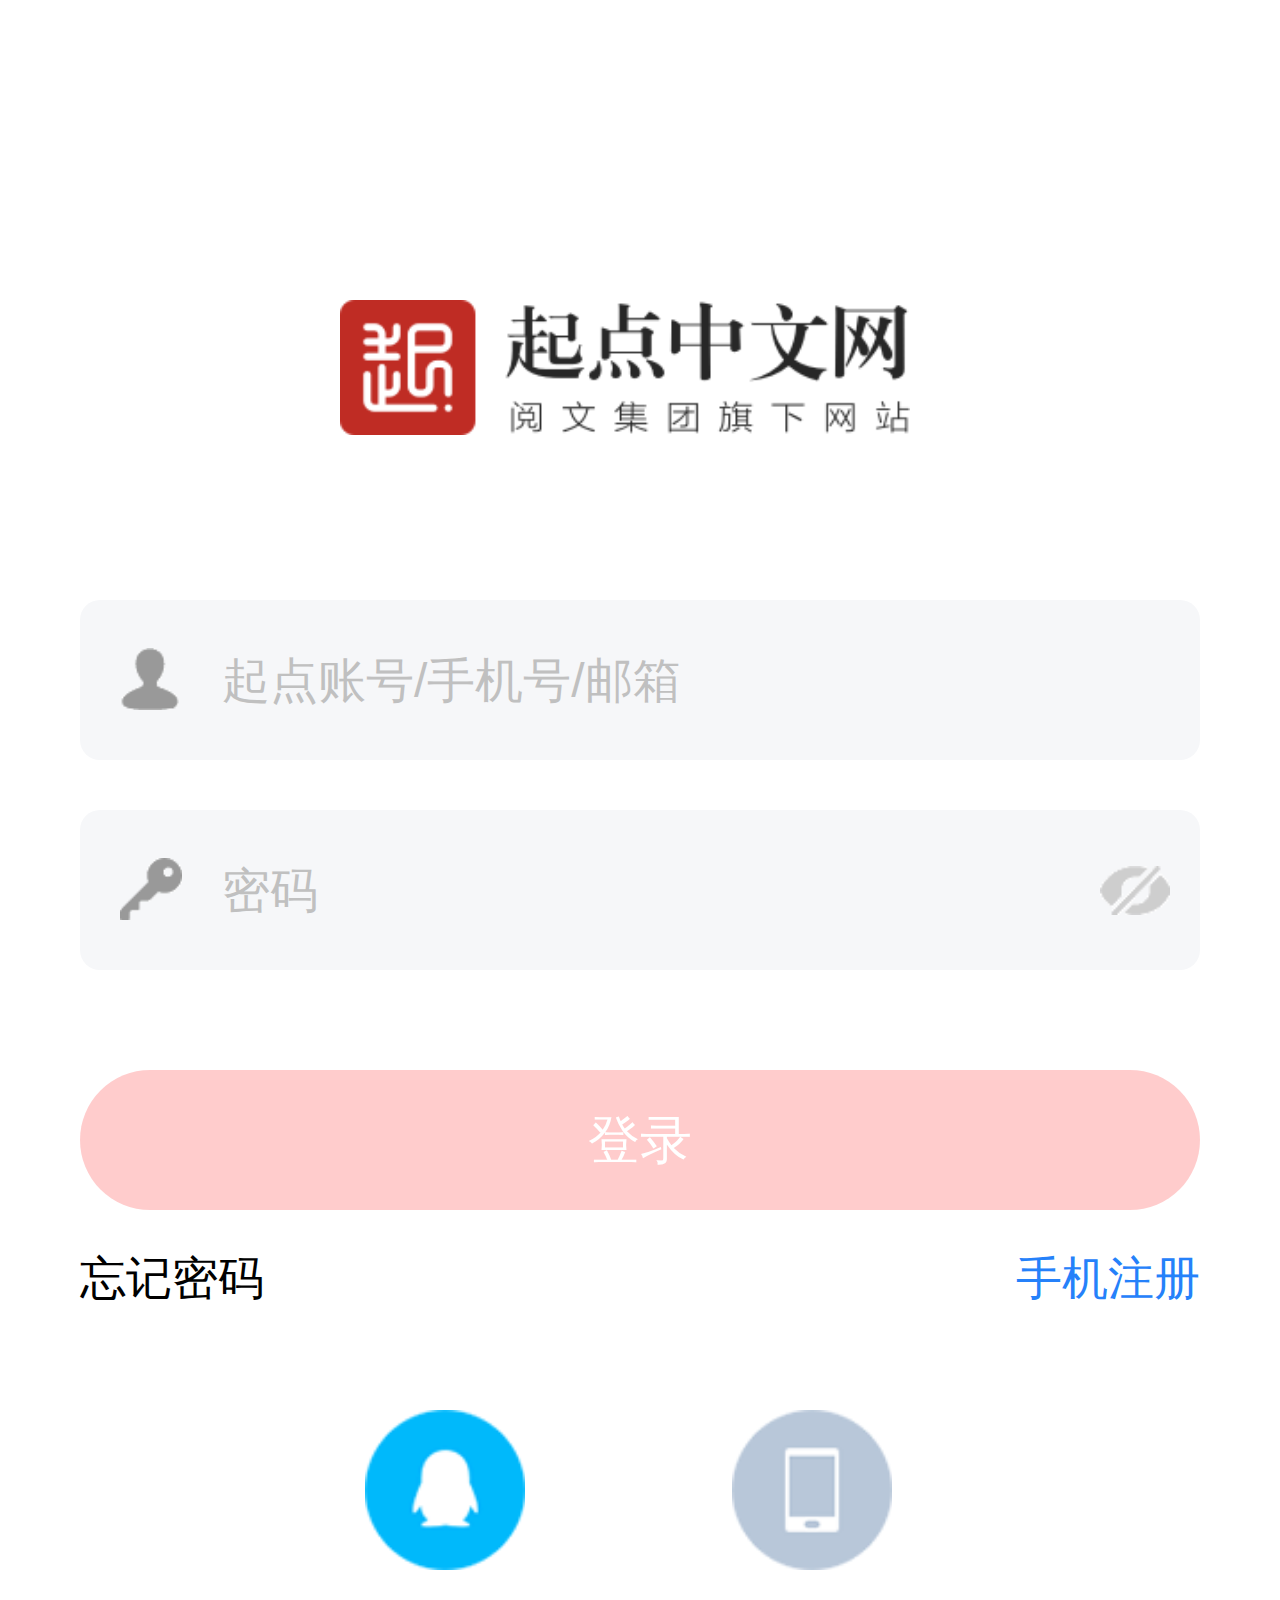
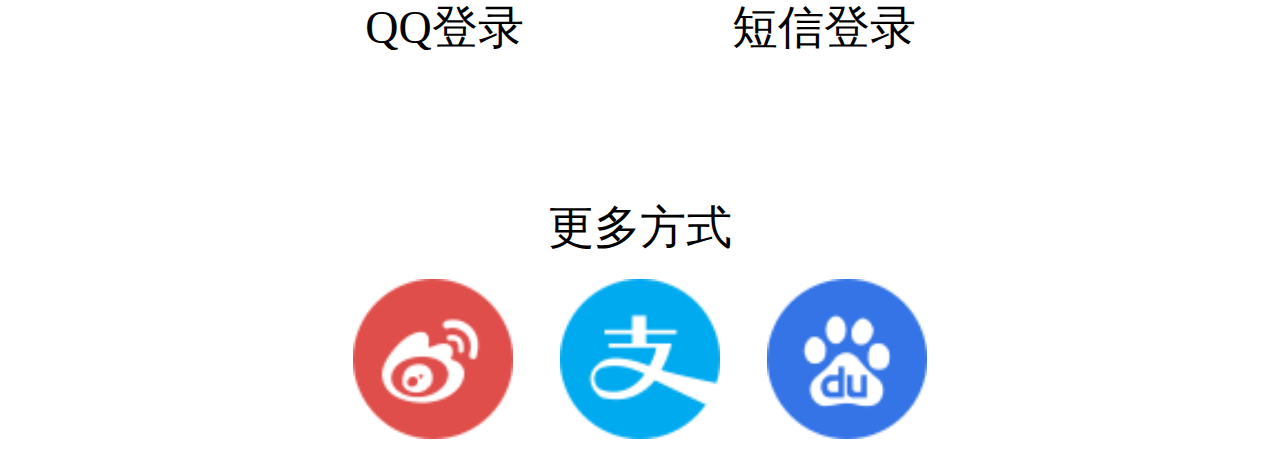
<file: login.html>
<!DOCTYPE html>
<html lang="en">
<head>
    <meta charset="UTF-8">
    <meta http-equiv="X-UA-Compatible" content="IE=edge,chrome=1">
    <title>账号登录——起点中文网_阅文集团旗下网站</title>
    <meta name="description" content="">
    <meta name="keywords" content="">
    <meta name='viewport' content="width=device-width,initial-scale=1.0,user-scalable=no,
	      maximum-scale=1.0,
	      minimum-scale=1.0">
    <link rel="stylesheet" href="css/style.css">
    <link rel="stylesheet" href="css/main.min.css">
</head>
<style>

</style>
<body>
<div class="wrap">
    <section class="logo"></section>
</div>
<section class="login-wrap">
    <form action="">
        <div class="clearfix">
            <label class="fl"><img src="img/log/user.png" alt=""></label>
            <input class="fl" type="text" id="user" placeholder="起点账号/手机号/邮箱">
        </div>
        <div class="clearfix">
            <label class="fl"><img src="img/log/pas.png" alt=""></label>
            <input class="fl" type="password" id="pas" placeholder="密码">
            <i id="type_pws"><img id="pwsImg" src="img/log/typs_pws.png" alt=""></i>
        </div>
        <button disabled="disabled" id="btn">登录</button>
        <p class="clearfix">
            <a href="" class="fl" style="color: #000;">忘记密码</a>
            <a href="" class="fr" style="color: #2581FA;">手机注册</a>
        </p>
    </form>
    <ul>
        <li>
            <a href="">
                <em><img src="img/log/qq.png" alt=""></em>
                <p>QQ登录</p>
            </a>
        </li>
        <li>
            <a href="">
                <em><img src="img/log/sms.png" alt=""></em>
                <p>短信登录</p>
            </a>
        </li>
    </ul>
    <p style="text-align: center"><span>更多方式</span></p>
    <section class="other">
        <a href=""><img src="img/log/sina.png" alt=""></a>
        <a href=""><img src="img/log/alipay.png" alt=""></a>
        <a href=""><img src="img/log/baidu.png" alt=""></a>
    </section>
</section>
</body>
<script src="js/fontSizeSet.js"></script>
<script>
    var typePws=document.getElementById("type_pws");
    var pas=document.getElementById("pas");
    var user=document.getElementById("user");
    var btn=document.getElementById("btn");
    var pwsImg=document.getElementById("pwsImg");
    typePws.onclick=function(){
        if(pas.type=="text"){
            pas.type="password";
            pwsImg.src="img/log/typs_pws.png";
        }else {
            pas.type="text";
            pwsImg.src="img/log/typs_txt.png";
        }
    };
    pas.onkeydown =function(){
        if (user.value!=""||pas.value!=""){
            btn.removeAttribute('disabled');
            btn.style.background="#ED424B";
        }
    }
</script>
</html>
</file>
<file: css/style.css>
/*CSS样式重置*/
*{
    margin: 0;
    padding: 0;
    box-sizing: border-box;
    -webkit-box-sizing: border-box;  /*兼容webkit浏览器*/
}
body{
    font-family:"Microsoft YaHei","tahoma,arial","Hiragino Sans GB","\\5b8b\4f53","sans-serif";
    /*font-size: 4vw;*/
    color: #000;
}
ul,li{
    list-style: none;
}
a{
    text-decoration: none;
}
a:hover{
    text-decoration: none;
}
input{
    border: none;
    outline: none;
}
/*公共样式*/
.fl{
    float: left;
}
.fr{
    float: right;
}
.fz18{
    font-size: .20rem;
}
.clearfix::before,
.clearfix::after{
    content: '';
    display: block;
    clear: both;
}
img{
    width: 100%;
    height:100%;
}
.inline-block{
    display: inline-block;
}
.ml10{
    margin-left: 0.06rem;
}
.matop_none{
 border-top:.01rem solid transparent!important;
}
</file>
<file: css/main.min.css>
<<<<<<< HEAD
@charset "UTF-8";/*! 盛邦升华 */.banner,.banner ul{overflow:hidden;height:2.5rem}body{font-size:.14rem}.content{background:#f6f7f9;padding-bottom:.03rem}.banner,header{width:6rem}header{height:.76rem;margin:auto;padding-top:.18rem;padding-bottom:.19rem}header .logo-a{width:33%}header .logo-a h1{width:1.53rem;height:.33rem;margin-top:.06rem;margin-left:.1rem}header .boy-gril{width:47%;line-height:.4rem;padding:0 .2rem;font-size:.23rem}header .boy-gril a{display:inline-block;line-height:.41rem;padding-left:.18rem;padding-right:.18rem;margin-left:-.1rem;color:#ed424b;border:1px solid #ed424b}.module-content,.module-header{border-top:.2rem solid transparent}header .boy-gril .boy{border-top-left-radius:.1rem;border-bottom-left-radius:.1rem}header .boy-gril .gril{border-top-right-radius:.1rem;border-bottom-right-radius:.1rem}header .boy-gril .bg-red{background:#ed424b;color:#fff}header .user-book{width:20%}header .user-book a{display:inline-block;width:.5rem;height:.5rem}header .user-book .user{background:url(../img/user_book.png) .05rem .01rem no-repeat;background-size:1rem .4rem}header .user-book .book{background:url(../img/user_book.png) -.55rem .01rem no-repeat;background-size:1rem .4rem}.banner{margin:auto;margin-bottom:.1rem}.banner ul{width:34rem}.banner ul li{width:6rem;height:2.5rem;float:left}.banner ul li a img{width:6rem}.search-guide{font-size:.2rem;line-height:.55rem;display:block;margin:.1rem .2rem;text-align:center;color:#969ba3;border-radius:.07rem;background-color:#fff}.search-guide span,nav a{display:inline-block}.search-guide .sousuo{width:.25rem;line-height:.5rem;display:inline-block}.search-guide .sousuo img{vertical-align:middle}nav{margin:.1rem 0;padding:.5em .315rem;display:flex;justify-content:space-around;align-items:center;background:#fff}nav a{font-size:.26rem;color:#000;text-align:center}nav a .icon-img{background-image:url(../img/iconimg3.png);background-size:1.5rem 1.5rem;background-position:0 0;display:block;margin:auto;width:.46rem;height:.5rem}nav a .nav-i-bg1{background-position:98% 48%}nav a .nav-i-bg2{background-position:0 50%}nav a .nav-i-bg3{background-position:-4% 100%}nav a .nav-i-bg4{background-position:50% 50%}nav a h4{margin-top:.03em;color:#33373d;font-size:.2rem}.banner-img{width:100%;padding:.06rem 0;background:#f6f7f9}.banner-img a{display:block;width:93%;height:.9rem;margin:auto}.module{margin:.15rem 0;padding:.1rem 0;background-color:#fff}.module .topic-ad{display:block;width:93%;margin:auto}.module .topic-ad span{font-size:.19rem;display:inline-block}.module .topic-ad .topic-ad-left{font-size:.2rem;line-height:.37rem;display:inline-block;width:.7rem;height:.36rem;text-align:center;color:#fff;border-radius:.05rem;background:-o-linear-gradient(right,#ff6756 0,#ee434b 100%);background:linear-gradient(to left,#ff6756 0,#ee434b 100%)}.module .topic-ad .module-txt{margin-left:.3rem;color:#33373d;font-size:.23rem}.module .module-img{float:right;width:.22rem;height:.3rem;margin-top:0}.module .module-img img{display:block;width:100%}.module-header{padding:0 .25rem}.module-header h3{display:inline-block;border-left:2px solid #ed424b;padding-left:.16rem;font-size:.25rem}.module-header span{font-size:.22rem;margin-left:.1rem;color:#969ba3}.module-header span em{color:#000;font-style:normal}.module-content{padding-left:.1px}.slide-box{margin:.1rem;margin-right:0;display:-webkit-box;overflow-x:scroll;overflow-y:hidden;-webkit-overflow-scrolling:touch}.module .book-content .book-txt p,.slide-item a p{overflow:hidden;text-overflow:ellipsis;white-space:nowrap}.slide-item{width:1.5rem;text-align:left;font-size:.23rem}.slide-item .charge_box{position:relative}.slide-item .charge_box em{position:absolute;width:.6rem;top:0}.slide-item a{display:block;padding:0 .1rem}.slide-item a img{box-shadow:0 1px 3px rgba(0,0,0,.3)}.slide-item a span{color:#000;margin-top:20px}.slide-item a p{color:#969ba3}::-webkit-scrollbar{width:0;height:0}::-webkit-scrollbar-thumb{border-radius:.05rem;-webkit-box-shadow:inset 0 0 0 transparent;background:0 0}.home-btn-line-x{margin:.2rem;display:flex;justify-content:space-around;align-items:center}.home-btn-line-x a{display:inline-block;width:40%;padding:.1rem 0;font-size:.2rem;border-radius:.3rem;border:1px solid #ed424b;color:#ed424b;text-align:center}.module .module-header .time-black,.module .module-header .time-red{width:.26rem;padding:.02rem;color:#fff;font-size:.17rem;display:inline-block;text-align:center}.module .module-header .time-red{background-color:#ed424b}.module .module-header .time-black{background:#000}.module .module-nav{margin-top:.25rem;text-align:center}.module .module-nav a{display:inline-block;padding:.12rem .3rem;margin-left:-.06rem;text-align:center;color:#ed424b;border:1px solid #ed424b;font-size:.22rem;width:23%}#btn-book,.footerApp .fr a{color:#fff;background:#ed424b}.module .module-nav .borlenone{border-right:none}.module .module-nav .w30{width:31%}.module .module-nav .w23{width:23%;padding:.12rem .25rem}.module .module-nav .borleft{border-top-left-radius:.1rem;border-bottom-left-radius:.1rem}.module .module-nav .borright{border-top-right-radius:.1rem;border-bottom-right-radius:.1rem}.module .module-nav .hover{background:#ed424b;color:#fff}.module .phb_content{position:relative;min-height:3rem}.module .phb_box{width:6.3rem;position:absolute;top:0}.module .fltj_content1,.module .fltj_content2{position:relative;min-height:3rem}.module .fltj_box1,.module .fltj_box2{width:6.3rem;position:absolute;top:0}.module .book-content{display:block;padding:.25rem 0;margin:0 .25rem}.module .book-content .book-box{width:1.3rem}.module .book-content .book-box .book-img{width:100%}.module .book-content .book-txt{width:4.2rem;display:inline-block;margin-left:.2rem}.module .book-content .book-txt .book-meta{margin-top:.15rem}.module .book-content .book-txt h4{font-size:.27rem;color:#000}.module .book-content .book-txt p{margin:.12rem 0;line-height:.36rem;font-size:.24rem;color:#969ba3}.module .book-content .book-txt span{color:#969ba3;vertical-align:-webkit-baseline-middle;font-size:.2rem;float:left}.module .book-content .book-txt i{float:left;width:.25rem}.module .book-content .book-txt i img{display:block}.module .book-content .book-txt .tag-small{font-style:normal;padding:.02rem .06rem;font-size:.17rem;justify-content:center}.footer-top,footer .footer-link a{text-align:center;font-size:.22rem}.module .book-content .book-txt .gray{border:.01rem solid #969ba3;color:#969ba3}.module .book-content .book-txt .red{border:.01rem solid #ed424b;color:#ed424b}.module .book-content .book-txt .blue{border:.01rem solid #4284ed;color:#4284ed}.footer-top,.module .new_border{border-bottom:1px solid #f0f1f2}.module .new_border{border-top:1px solid #f0f1f2}.module .jxzt-box{text-align:center;margin-top:.05rem}.module .jxzt-box .jxzt{display:inline-block;width:45%;padding:.06rem}.footer-top{height:.8rem;line-height:.8rem}.footer-top span{color:#000;font-weight:700}.footer-top a{color:#4284ed}footer{padding:0 .25rem;text-align:center}footer .footer-link .dark{color:#33373d}footer .footer-link a{display:inline-block;width:18%;padding:.2rem 0;color:#969ba3}footer .footer-copy{color:#969ba3;font-size:.2rem;padding-top:.2rem;padding-bottom:.15rem}.footerApp{background-color:#f6f7f9;padding:.2rem .25rem}.footerApp .fl a{width:.65rem;display:inline-block;margin-right:.2rem}.footerApp .fl div p{height:.3rem;line-height:.3rem;font-size:.22rem}.footerApp .fl div p:nth-child(1){font-weight:700;color:#000}.footerApp .fl div p:nth-child(2){color:#969ba3;font-size:.2rem}.footerApp .fr a{display:block;margin-top:.03rem;font-size:.24rem;padding:.07rem .3rem;border-radius:.2rem}#btn-book,#top{position:fixed;right:.5rem;display:block;width:.8rem;height:.8rem;border-radius:50%;text-align:center}#btn-book{bottom:1.5rem;-webkit-box-sizing:border-box;-moz-box-sizing:border-box;box-sizing:border-box;padding:.12rem;font-size:.2rem;justify-content:center}#top{bottom:.5rem;background:#000;opacity:.6}#top img{margin-top:.2rem;width:.35rem;height:.35rem}.wrap .logo{background:url(../img/log/logo.png) no-repeat;width:3rem;height:1rem;margin:1.5rem auto .5rem;background-size:95%}.login-wrap{padding:0 .4rem}.login-wrap form ::-webkit-input-placeholder{color:silver}.login-wrap form div{padding:.1rem 0;background:#F6F7F9;margin-bottom:.25rem;border-radius:.1rem}.login-wrap form div label{display:inline-block;width:.31rem;background:#F6F7F9;margin-left:.2rem;margin-top:.14rem}.login-wrap form div label img{width:100%;z-index:2}.login-wrap form div #pas,.login-wrap form div #user{display:inline-block;height:.6rem;background:#F6F7F9;vertical-align:middle;width:82%;padding:.1rem 0;line-height:.2rem;font-size:.24rem;text-indent:.2rem}.login-wrap form div i{display:inline-block;width:.35rem;margin-top:.18rem}.login-wrap form button{display:block;width:100%;height:.7rem;border:1px;background:rgba(255,0,0,.2);margin:.5rem 0 .1rem;line-height:.7rem;border-radius:100px;color:#fff;font-size:.26rem}.login-wrap p{margin-top:.19rem;font-size:.23rem}.login-wrap ul{padding:0 .5rem;text-align:center}.login-wrap ul li{display:inline-block;padding:.5rem;text-align:center}.login-wrap ul li em{display:block;width:.8rem}.login-wrap ul li p{margin-top:.1rem;color:#000}.login-wrap .other{text-align:center}.login-wrap .other a{display:inline-block;margin:auto;padding:.1rem;width:1rem}
=======
@charset "UTF-8";/*! 盛邦升华 */.banner,.banner ul{overflow:hidden;height:2.5rem}body{font-size:.14rem}.content{background:#f6f7f9;padding-bottom:.03rem}.banner,header{width:6rem}header{height:.76rem;margin:auto;padding-top:.18rem;padding-bottom:.19rem}header .logo-a{width:33%}header .logo-a h1{width:1.53rem;height:.33rem;margin-top:.06rem;margin-left:.1rem}header .boy-gril{width:47%;line-height:.4rem;padding:0 .2rem;font-size:.23rem}header .boy-gril a{display:inline-block;line-height:.41rem;padding-left:.18rem;padding-right:.18rem;margin-left:-.1rem;color:#ed424b;border:1px solid #ed424b}.module-content,.module-header{border-top:.2rem solid transparent}header .boy-gril .boy{border-top-left-radius:.1rem;border-bottom-left-radius:.1rem}header .boy-gril .gril{border-top-right-radius:.1rem;border-bottom-right-radius:.1rem}header .boy-gril .bg-red{background:#ed424b;color:#fff}header .user-book{width:20%}header .user-book a{display:inline-block;width:.5rem;height:.5rem}header .user-book .user{background:url(../img/user_book.png) .05rem .01rem no-repeat;background-size:1rem .4rem}header .user-book .book{background:url(../img/user_book.png) -.55rem .01rem no-repeat;background-size:1rem .4rem}.banner{margin:auto;margin-bottom:.1rem}.banner ul{width:34rem}.banner ul li{width:6rem;height:2.5rem;float:left}.banner ul li a img{width:6rem}.search-guide{font-size:.2rem;line-height:.55rem;display:block;margin:.1rem .2rem;text-align:center;color:#969ba3;border-radius:.07rem;background-color:#fff}.search-guide span,nav a{display:inline-block}.search-guide .sousuo{width:.25rem;line-height:.5rem;display:inline-block}.search-guide .sousuo img{vertical-align:middle}nav{margin:.1rem 0;padding:.5em .315rem;display:flex;justify-content:space-around;align-items:center;background:#fff}nav a{font-size:.26rem;color:#000;text-align:center}nav a .icon-img{background-image:url(../img/iconimg3.png);background-size:1.5rem 1.5rem;background-position:0 0;display:block;margin:auto;width:.46rem;height:.5rem}nav a .nav-i-bg1{background-position:98% 48%}nav a .nav-i-bg2{background-position:0 50%}nav a .nav-i-bg3{background-position:-4% 100%}nav a .nav-i-bg4{background-position:50% 50%}nav a h4{margin-top:.03em;color:#33373d;font-size:.2rem}.banner-img{width:100%;padding:.06rem 0;background:#f6f7f9}.banner-img a{display:block;width:93%;height:.9rem;margin:auto}.module{margin:.15rem 0;padding:.1rem 0;background-color:#fff}.module .topic-ad{display:block;width:93%;margin:auto}.module .topic-ad span{font-size:.19rem;display:inline-block}.module .topic-ad .topic-ad-left{font-size:.2rem;line-height:.37rem;display:inline-block;width:.7rem;height:.36rem;text-align:center;color:#fff;border-radius:.05rem;background:-o-linear-gradient(right,#ff6756 0,#ee434b 100%);background:linear-gradient(to left,#ff6756 0,#ee434b 100%)}.module .topic-ad .module-txt{margin-left:.3rem;color:#33373d;font-size:.23rem}.module .module-img{float:right;width:.22rem;height:.3rem;margin-top:0}.module .module-img img{display:block;width:100%}.module-header{padding:0 .25rem}.module-header h3{display:inline-block;border-left:2px solid #ed424b;padding-left:.16rem;font-size:.25rem}.module-header span{font-size:.22rem;margin-left:.1rem;color:#969ba3}.module-header span em{color:#000;font-style:normal}.module-content{padding-left:.1px}.slide-box{margin:.1rem;margin-right:0;display:-webkit-box;overflow-x:scroll;overflow-y:hidden;-webkit-overflow-scrolling:touch}.module .book-content .book-txt p,.slide-item a p{overflow:hidden;text-overflow:ellipsis;white-space:nowrap}.slide-item{width:1.5rem;text-align:left;font-size:.23rem}.slide-item .charge_box{position:relative}.slide-item .charge_box em{position:absolute;width:.6rem;top:0}.slide-item a{display:block;padding:0 .1rem}.slide-item a img{box-shadow:0 1px 3px rgba(0,0,0,.3)}.slide-item a span{color:#000;margin-top:20px}.slide-item a p{color:#969ba3}::-webkit-scrollbar{width:0;height:0}::-webkit-scrollbar-thumb{border-radius:.05rem;-webkit-box-shadow:inset 0 0 0 transparent;background:0 0}.home-btn-line-x{margin:.2rem;display:flex;justify-content:space-around;align-items:center}.home-btn-line-x a{display:inline-block;width:40%;padding:.1rem 0;font-size:.2rem;border-radius:.3rem;border:1px solid #ed424b;color:#ed424b;text-align:center}.module .module-header .time-black,.module .module-header .time-red{width:.26rem;padding:.02rem;color:#fff;font-size:.17rem;display:inline-block;text-align:center}.module .module-header .time-red{background-color:#ed424b}.module .module-header .time-black{background:#000}.module .module-nav{margin-top:.25rem;text-align:center}.module .module-nav a{display:inline-block;padding:.12rem .3rem;margin-left:-.06rem;text-align:center;color:#ed424b;border:1px solid #ed424b;font-size:.22rem;width:23%}.module .module-nav .borlenone{border-right:none}.module .module-nav .w30{width:31%}.module .module-nav .borleft{border-top-left-radius:.1rem;border-bottom-left-radius:.1rem}.module .module-nav .borright{border-top-right-radius:.1rem;border-bottom-right-radius:.1rem}.module .module-nav .hover{background:#ed424b;color:#fff}.module .phb_content{position:relative;min-height:3rem}.module .phb_box{width:6.3rem;position:absolute;top:0}.module .fltj_content1,.module .fltj_content2{position:relative;min-height:3rem}.module .fltj_box1,.module .fltj_box2{width:6.3rem;position:absolute;top:0}.module .book-content{display:block;padding:.25rem 0;margin:0 .25rem}.module .book-content .book-box{width:1.3rem}.module .book-content .book-box .book-img{width:100%}.module .book-content .book-txt{width:4.2rem;display:inline-block;margin-left:.2rem}.module .book-content .book-txt .book-meta{margin-top:.15rem}.module .book-content .book-txt h4{font-size:.27rem;color:#000}.module .book-content .book-txt p{margin:.12rem 0;line-height:.36rem;font-size:.24rem;color:#969ba3}.module .book-content .book-txt span{color:#969ba3;vertical-align:-webkit-baseline-middle;font-size:.2rem;float:left}.module .book-content .book-txt i{float:left;width:.25rem}.module .book-content .book-txt i img{display:block}.module .book-content .book-txt .tag-small{font-style:normal;padding:.02rem .06rem;font-size:.17rem;justify-content:center}.footer-top,footer .footer-link a{text-align:center;font-size:.22rem}.module .book-content .book-txt .gray{border:.01rem solid #969ba3;color:#969ba3}.module .book-content .book-txt .red{border:.01rem solid #ed424b;color:#ed424b}.module .book-content .book-txt .blue{border:.01rem solid #4284ed;color:#4284ed}.footer-top,.module .new_border{border-bottom:1px solid #f0f1f2}.module .new_border{border-top:1px solid #f0f1f2}.module .jxzt-box{text-align:center;margin-top:.05rem}.module .jxzt-box .jxzt{display:inline-block;width:45%;padding:.06rem}.footer-top{height:.8rem;line-height:.8rem}.footer-top span{color:#000;font-weight:700}.footer-top a{color:#4284ed}footer{padding:0 .25rem;text-align:center}footer .footer-link .dark{color:#33373d}footer .footer-link a{display:inline-block;width:18%;padding:.2rem 0;color:#969ba3}footer .footer-copy{color:#969ba3;font-size:.2rem;padding-top:.2rem;padding-bottom:.15rem}.footerApp{background-color:#f6f7f9;padding:.2rem .25rem}.footerApp .fl a{width:.65rem;display:inline-block;margin-right:.2rem}.footerApp .fl div p{height:.3rem;line-height:.3rem;font-size:.22rem}.footerApp .fl div p:nth-child(1){font-weight:700;color:#000}.footerApp .fl div p:nth-child(2){color:#969ba3;font-size:.2rem}#btn-book,.footerApp .fr a{color:#fff;background:#ed424b}.footerApp .fr a{display:block;margin-top:.03rem;font-size:.24rem;padding:.07rem .3rem;border-radius:.2rem}#btn-book,#top{position:fixed;right:.5rem;display:block;width:.8rem;height:.8rem;border-radius:50%;text-align:center}#btn-book{bottom:1.5rem;-webkit-box-sizing:border-box;-moz-box-sizing:border-box;box-sizing:border-box;padding:.12rem;font-size:.2rem;justify-content:center}#top{bottom:.5rem;background:#000;opacity:.6}#top img{margin-top:.2rem;width:.35rem;height:.35rem}
>>>>>>> 41f0adecdadccb7b6c68cf4e1f484f074d00d6c9
</file>
